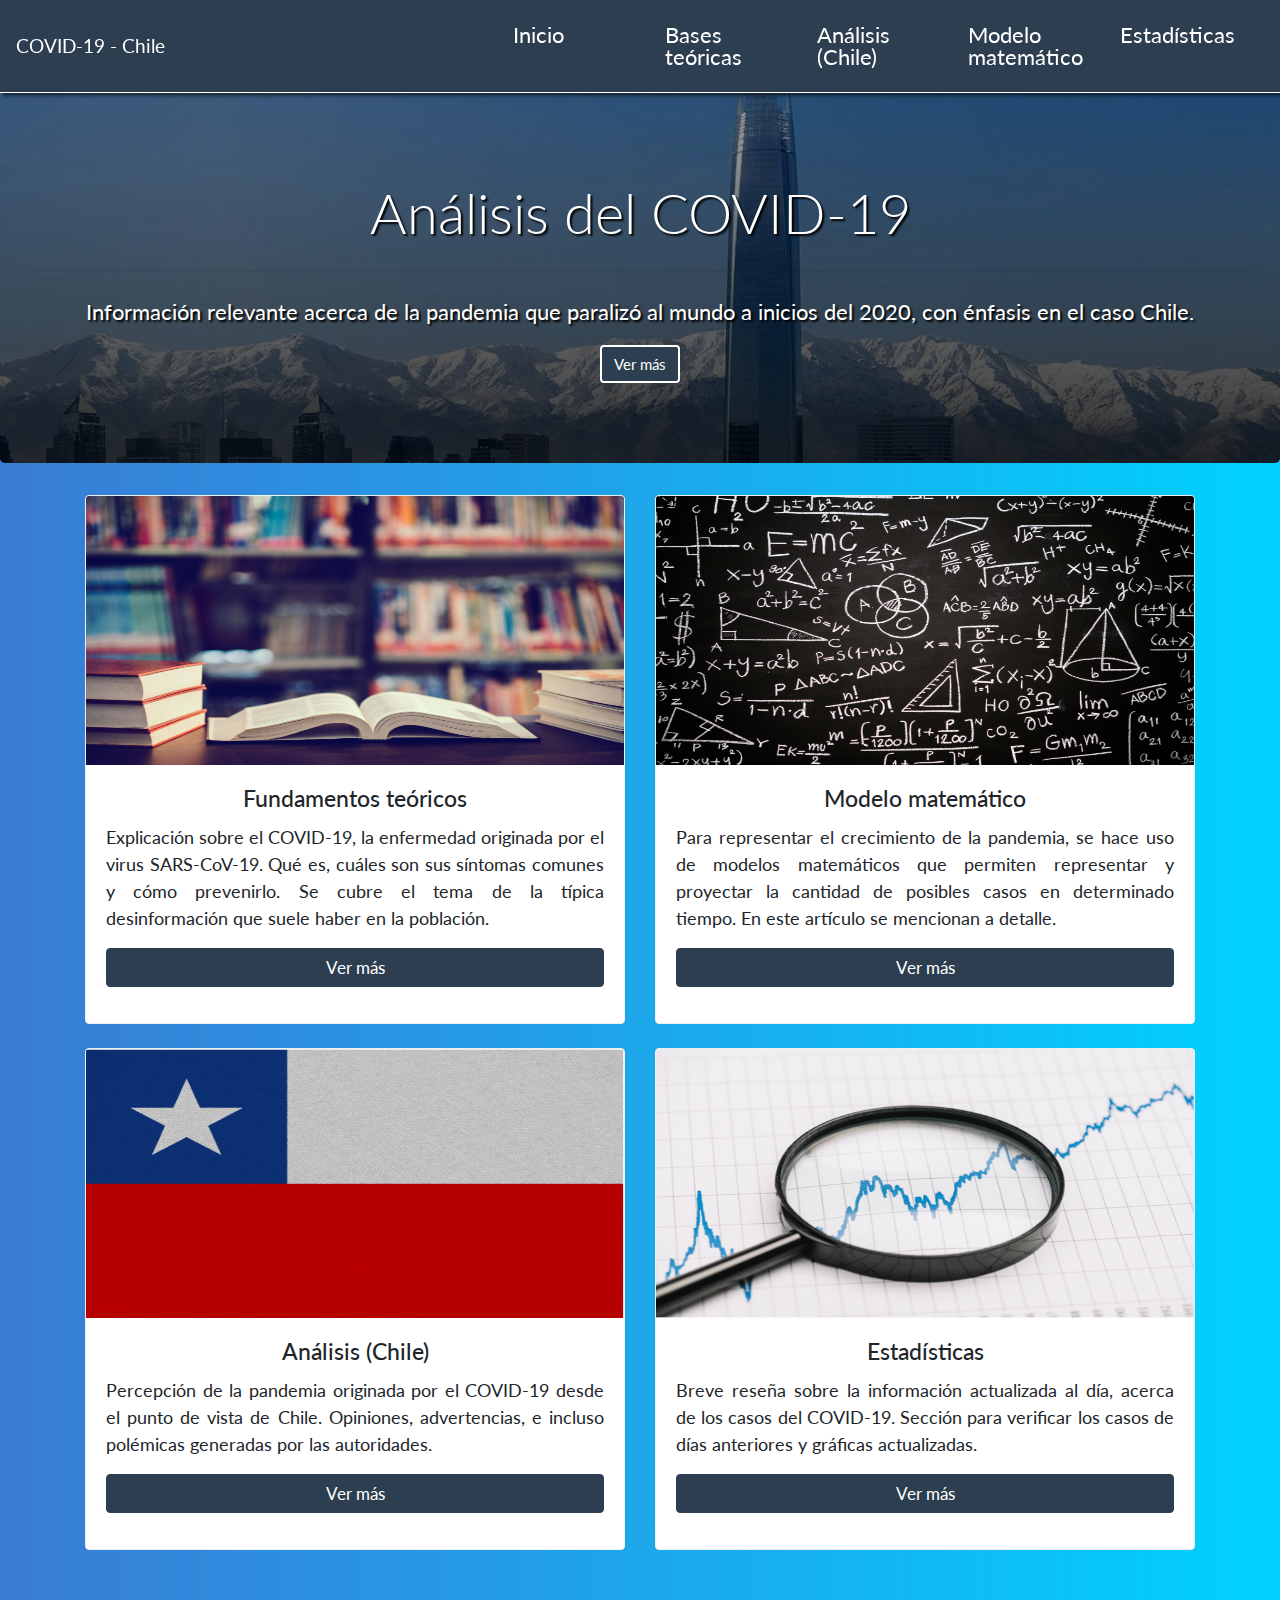
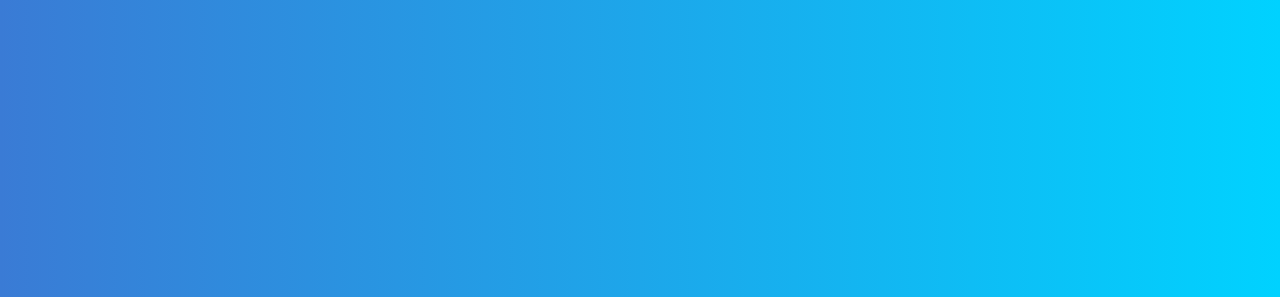
<file: index.html>
<!DOCTYPE html>
<html lang="es">
<head>
    <meta charset="UTF-8">
    <meta name="viewport" content="width=device-width, initial-scale=1.0">
    <meta http-equiv="X-UA-Compatible" content="ie=edge">
    <link rel="stylesheet" href="https://stackpath.bootstrapcdn.com/bootstrap/4.4.1/css/bootstrap.min.css" integrity="sha384-Vkoo8x4CGsO3+Hhxv8T/Q5PaXtkKtu6ug5TOeNV6gBiFeWPGFN9MuhOf23Q9Ifjh" crossorigin="anonymous">
    <link rel="stylesheet" href="src/bootstrap.min.css">
    <link rel="stylesheet" href="src/style.css">
    <title>COVID-19 Chile</title>
</head>
<body>
    
    <nav class="navbar navbar-expand-lg navbar-dark bg-primary navigation">
        
        <a class="navbar-brand" href="#">COVID-19 - Chile</a>
        <button class="navbar-toggler collapsed" type="button" data-toggle="collapse" data-target="#navbarColor01" aria-controls="navbarColor01" aria-expanded="false" aria-label="Toggle navigation">
            <span class="navbar-toggler-icon"></span>
        </button>
        
        <div class="navbar-collapse collapse" id="navbarColor01">
            <ul class="navbar-nav ml-auto">
                <li class="nav-item mr-2">
                    <a class="nav-link" href="#">Inicio</a>
                </li>
                <li class="nav-item mr-2">
                    <a class="nav-link" href="public/theory.html">Bases teóricas</a>
                </li>
                <li class="nav-item mr-2">
                    <a class="nav-link" href="#">Análisis (Chile)</a>
                </li>
                <li class="nav-item mr-2">
                    <a class="nav-link" href="public/model.html">Modelo matemático</a>
                </li>
                <li class="nav-item mr-2">
                    <a class="nav-link" href="public/data.html">Estadísticas</a>
                </li>
            </ul>
        </div>
    </nav>

    <div class="jumbotron">
        <h1 class="display-4 text-center">Análisis del COVID-19</h1>
        <hr class="my-4">
        <p class="text-center">
            Información relevante acerca de la pandemia que paralizó al mundo a inicios del 2020, con énfasis en el caso Chile.
        </p>
        <p class="lead text-center">
            <a class="btn btn-primary button" href="./public/theory.html">Ver más</a>
        </p>
    </div>

    <div class="container">
        <div class="row">
            <div class="col-lg-6">
                <div class="card border-light mb-4">
                    <img class="card-img-top" src="assets/fundamento.jpg" alt="Fundamentos" style="height: 12em">
                    <div class="card-body">
                        <h4 class="card-title center">Fundamentos teóricos</h4>
                        <p class="card-text">
                            Explicación sobre el COVID-19, la enfermedad originada por el virus SARS-CoV-19. Qué es, cuáles son sus síntomas comunes y cómo prevenirlo. Se cubre el tema de la típica desinformación que suele haber en la población.
                        </p>
                        <p class="lead">
                            <a class="btn btn-primary boton" href="./public/theory.html" role="button">Ver más</a>
                        </p>
                    </div>
                </div>
            </div>
        
            <div class="col-lg-6">
                <div class="card border-light mb-4">
                    <img class="card-img-top" src="assets/model.jpg" alt="Modelo" style="height: 12em">
                    <div class="card-body">
                        <h4 class="card-title">Modelo matemático</h4>
                        <p class="card-text">
                            Para representar el crecimiento de la pandemia, se hace uso de modelos matemáticos que permiten representar y proyectar la cantidad de posibles casos en determinado tiempo. En este artículo se mencionan a detalle.
                        </p>
                        <p class="lead">
                            <a class="btn btn-primary boton" href="./public/model.html" role="button">Ver más</a>
                        </p>
                    </div>
                </div>
            </div>

            <div class="col-lg-6">
                <div class="card border-light mb-4">
                    <img class="card-img-top" src="assets/chile.png" alt="Análisis Chile" style="height: 12em">
                    <div class="card-body">
                        <h4 class="card-title">Análisis (Chile)</h4>
                        <p class="card-text">Percepción de la pandemia originada por el COVID-19 desde el punto de vista de Chile. Opiniones, advertencias, e incluso polémicas generadas por las autoridades.</p>
                        <p class="lead">
                            <a class="btn btn-primary boton" href="./public/analysis.html" role="button">Ver más</a>
                        </p>
                    </div>
                </div>
            </div>
        
            <div class="col-lg-6">
                <div class="card border-light mb-4">
                    <img class="card-img-top" src="assets/estadistica.png" alt="Estadísticas" style="height: 12em">
                    <div class="card-body">
                        <h4 class="card-title">Estadísticas</h4>
                        <p class="card-text">
                            Breve reseña sobre la información actualizada al día, acerca de los casos del COVID-19. Sección para verificar los casos de días anteriores y gráficas actualizadas.
                        </p>
                        <p class="lead">
                            <a class="btn btn-primary boton" href="./public/data.html" role="button">Ver más</a>
                        </p>
                    </div>
                </div>
            </div>
    
        </div>

        <div class="text-center"">
            <iframe width="560" height="315" src="https://www.youtube.com/embed/NMre6IAAAiU" frameborder="0"  allowfullscreen></iframe>
        </div>
    </div>


    <script src="https://code.jquery.com/jquery-3.4.1.slim.min.js" integrity="sha384-J6qa4849blE2+poT4WnyKhv5vZF5SrPo0iEjwBvKU7imGFAV0wwj1yYfoRSJoZ+n" crossorigin="anonymous"></script>
    <script src="https://cdn.jsdelivr.net/npm/popper.js@1.16.0/dist/umd/popper.min.js" integrity="sha384-Q6E9RHvbIyZFJoft+2mJbHaEWldlvI9IOYy5n3zV9zzTtmI3UksdQRVvoxMfooAo" crossorigin="anonymous"></script>
    <script src="https://stackpath.bootstrapcdn.com/bootstrap/4.4.1/js/bootstrap.min.js" integrity="sha384-wfSDF2E50Y2D1uUdj0O3uMBJnjuUD4Ih7YwaYd1iqfktj0Uod8GCExl3Og8ifwB6" crossorigin="anonymous"></script>
</body>
</html>
</file>
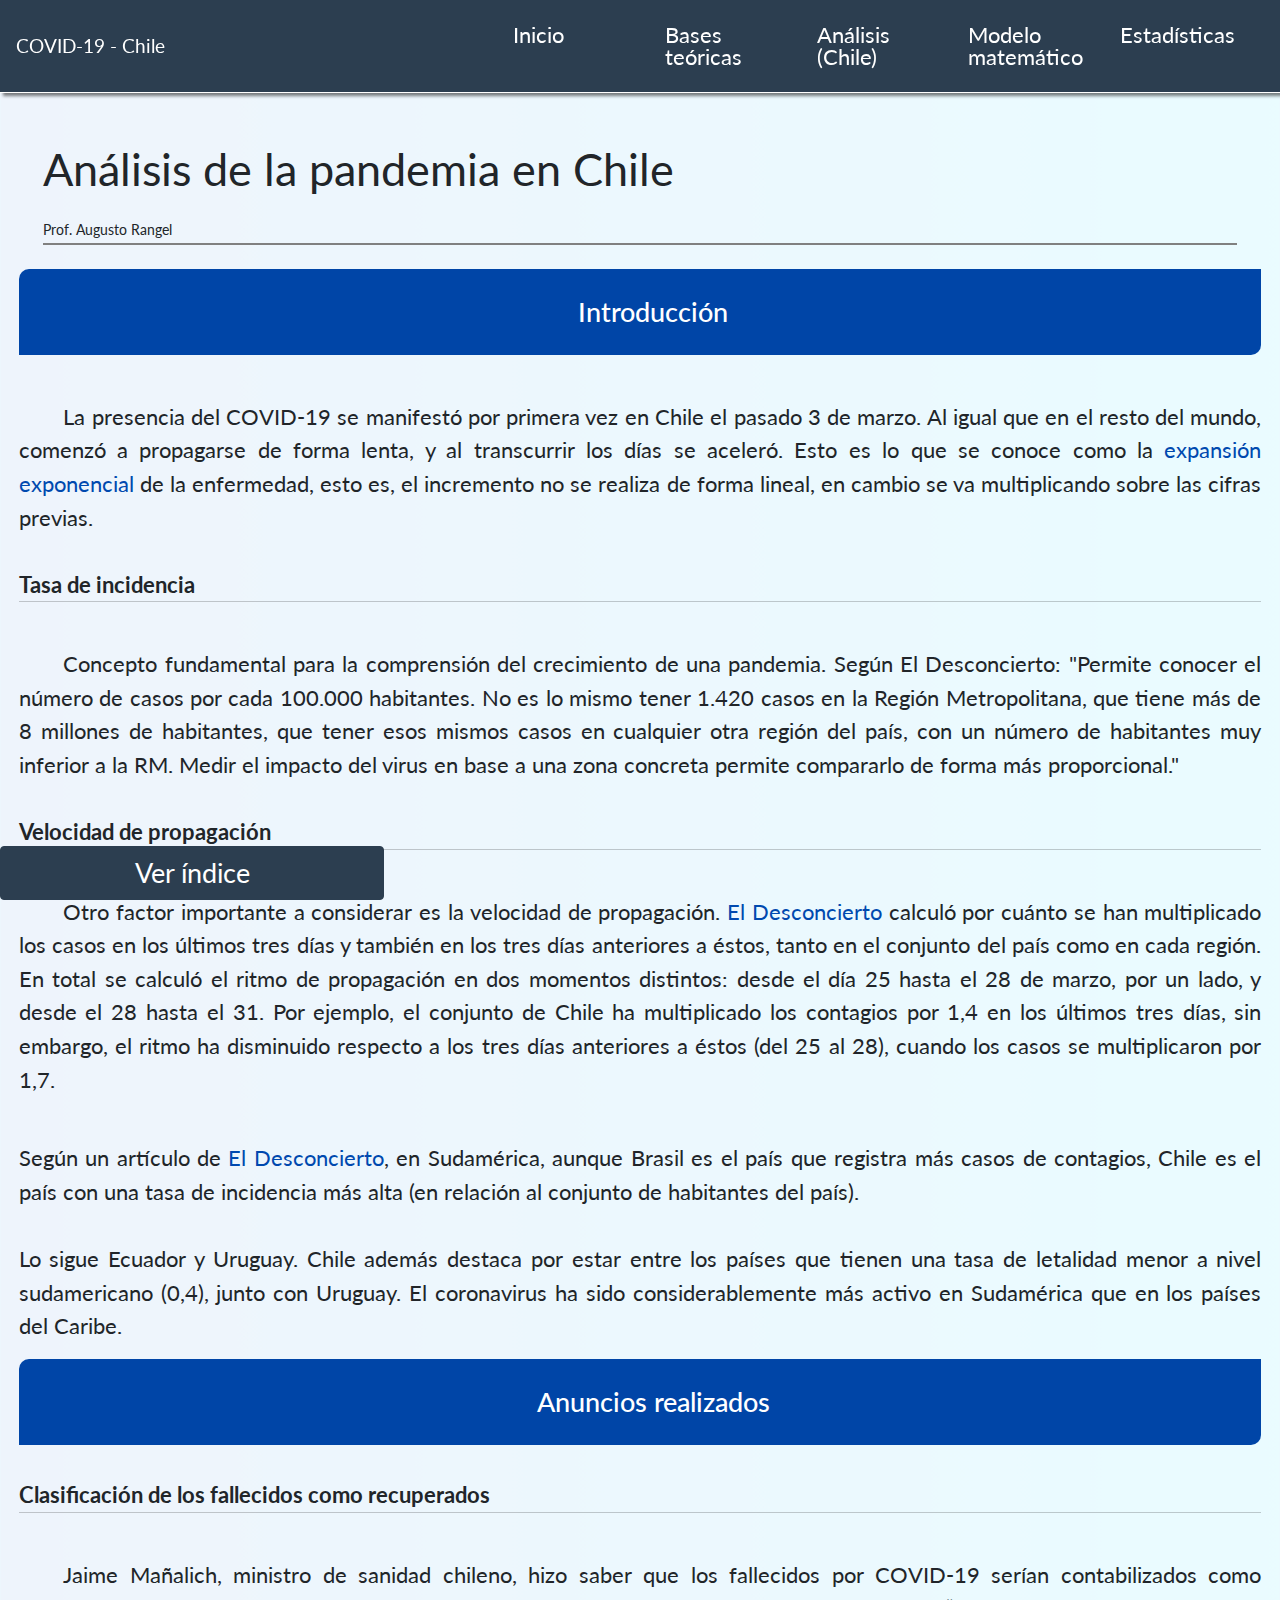
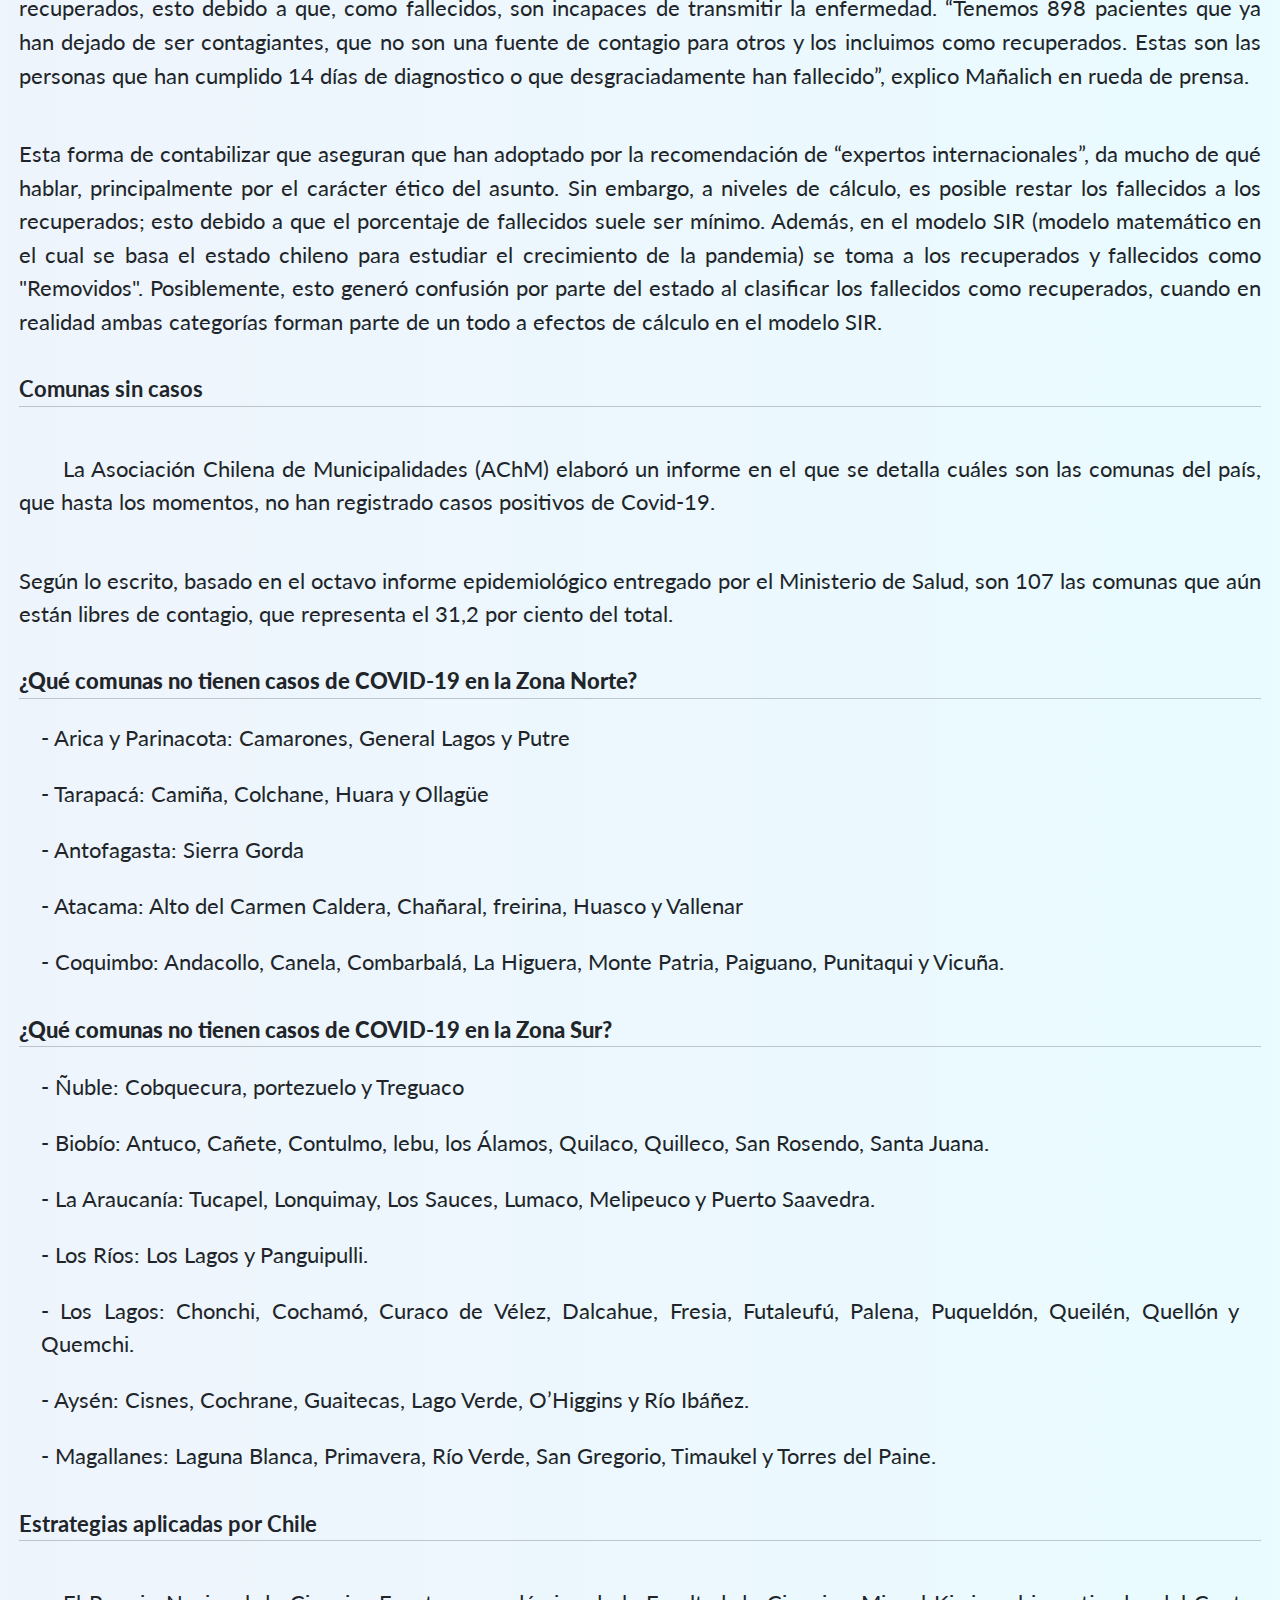
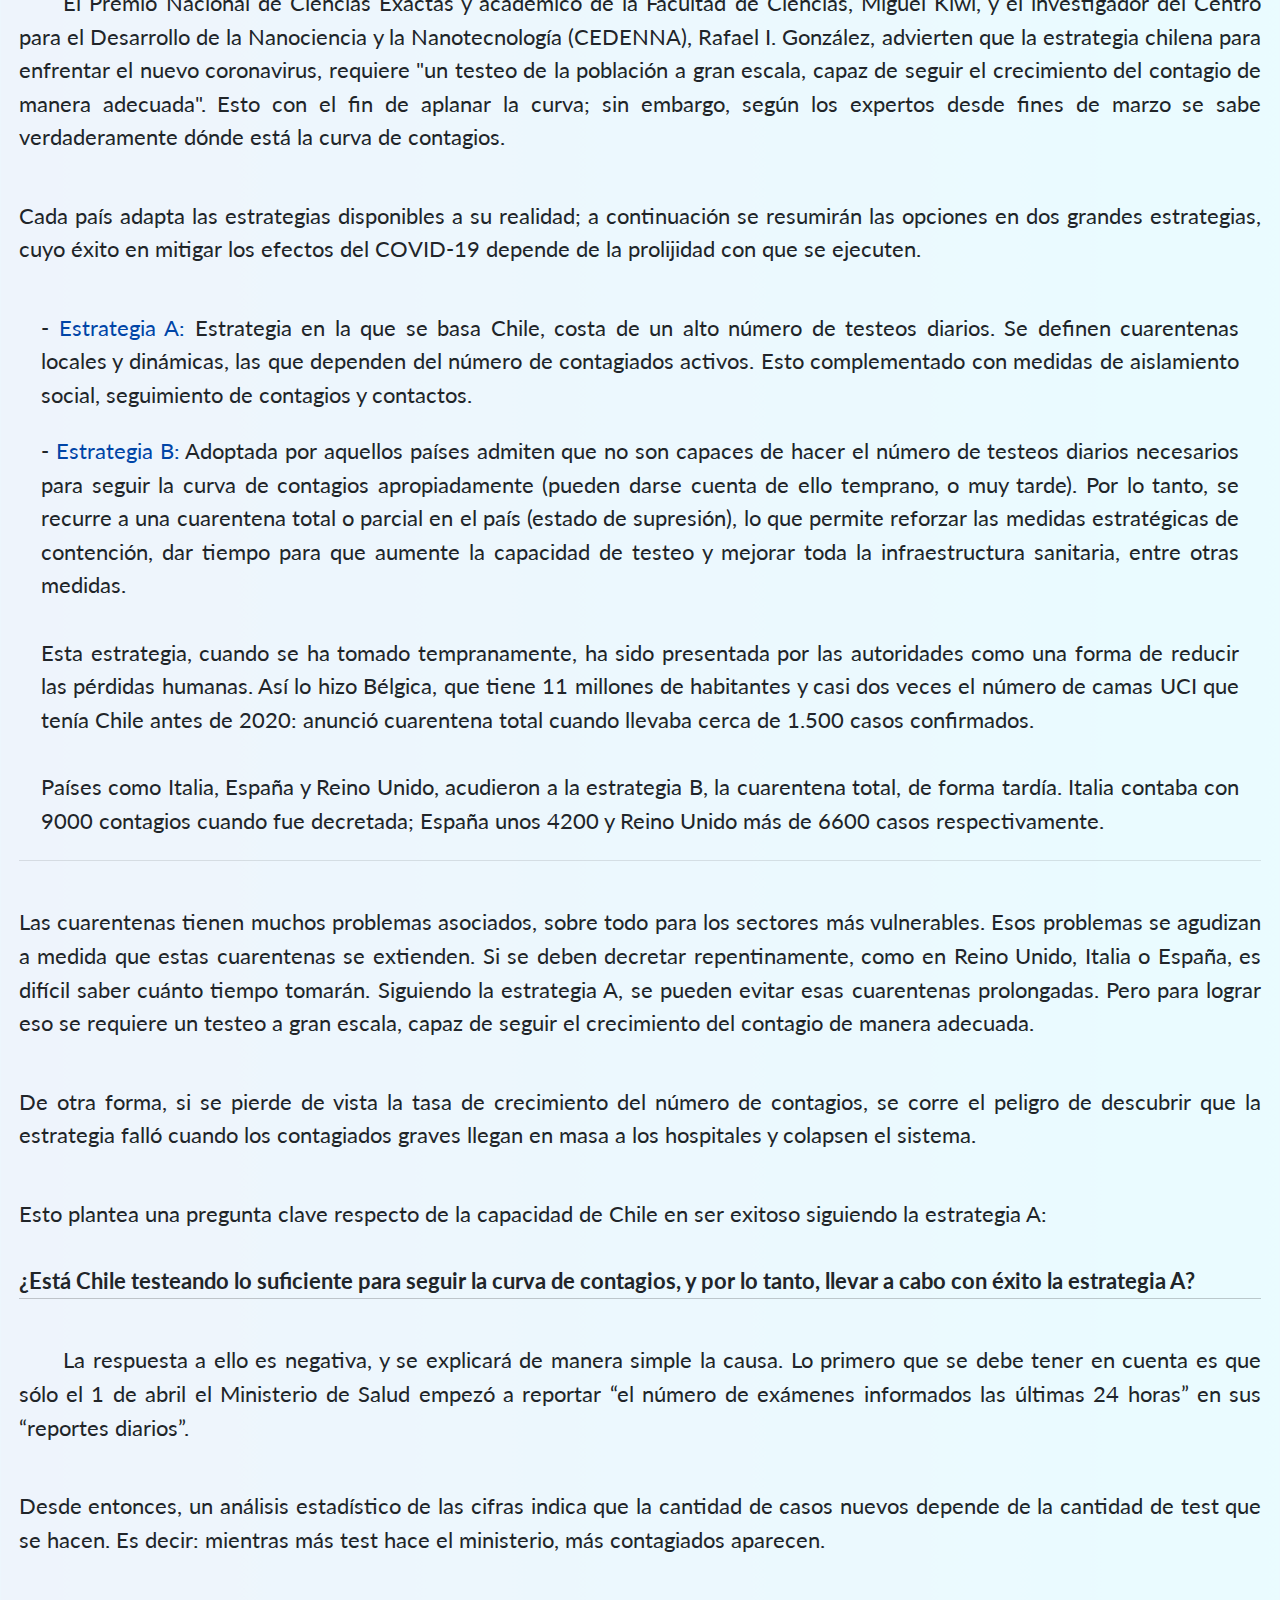
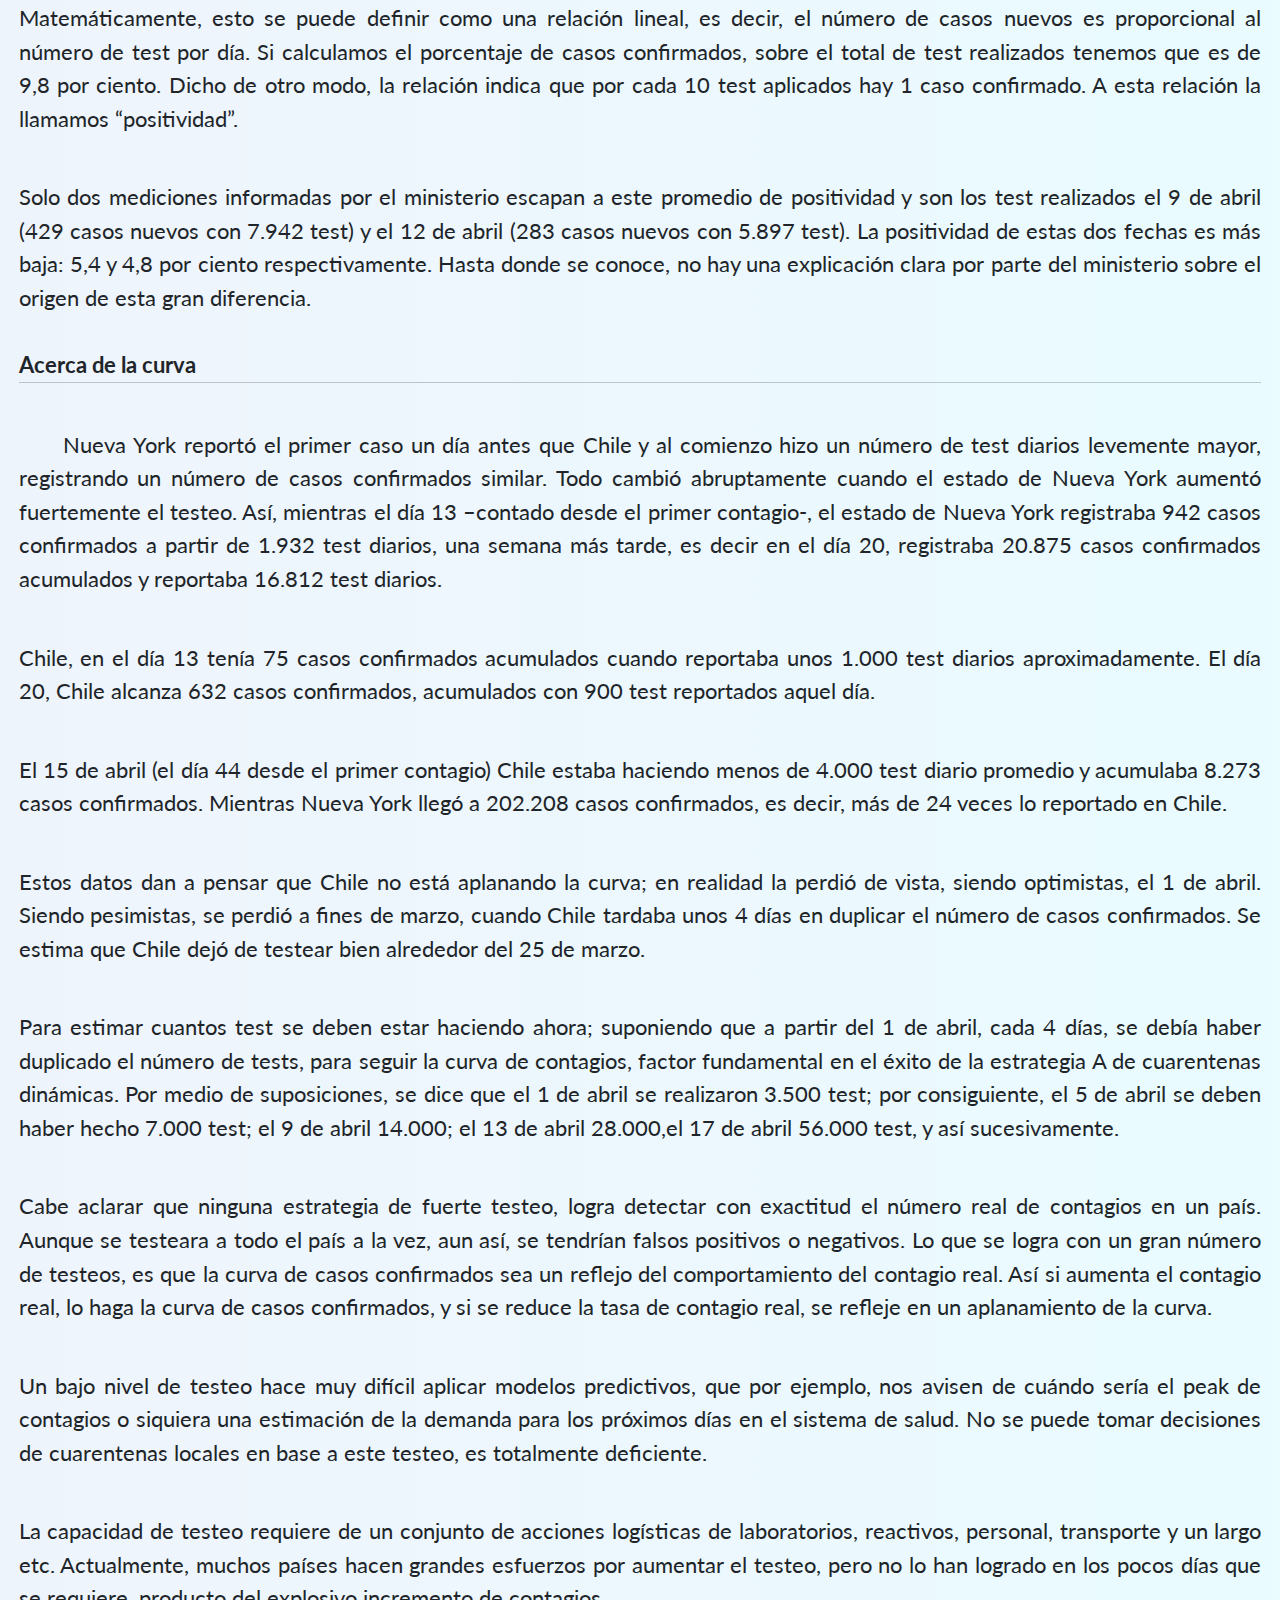
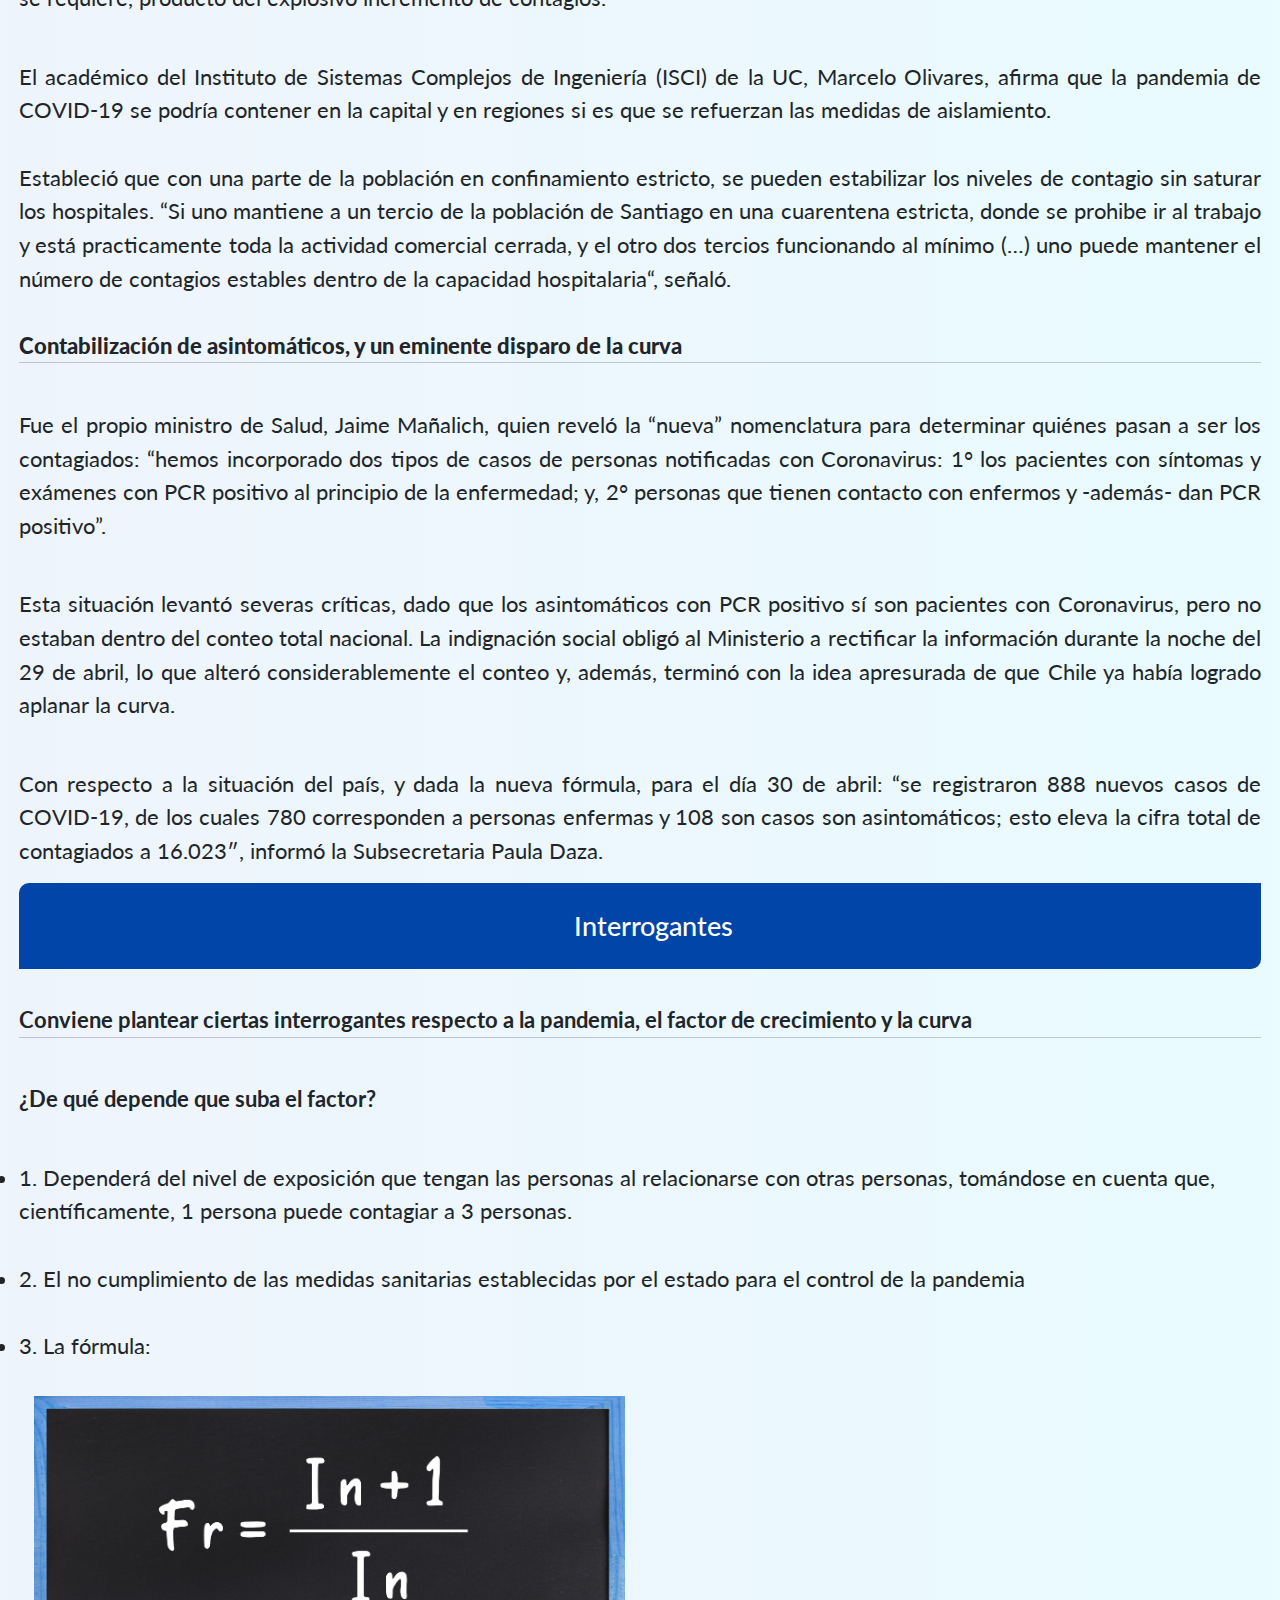
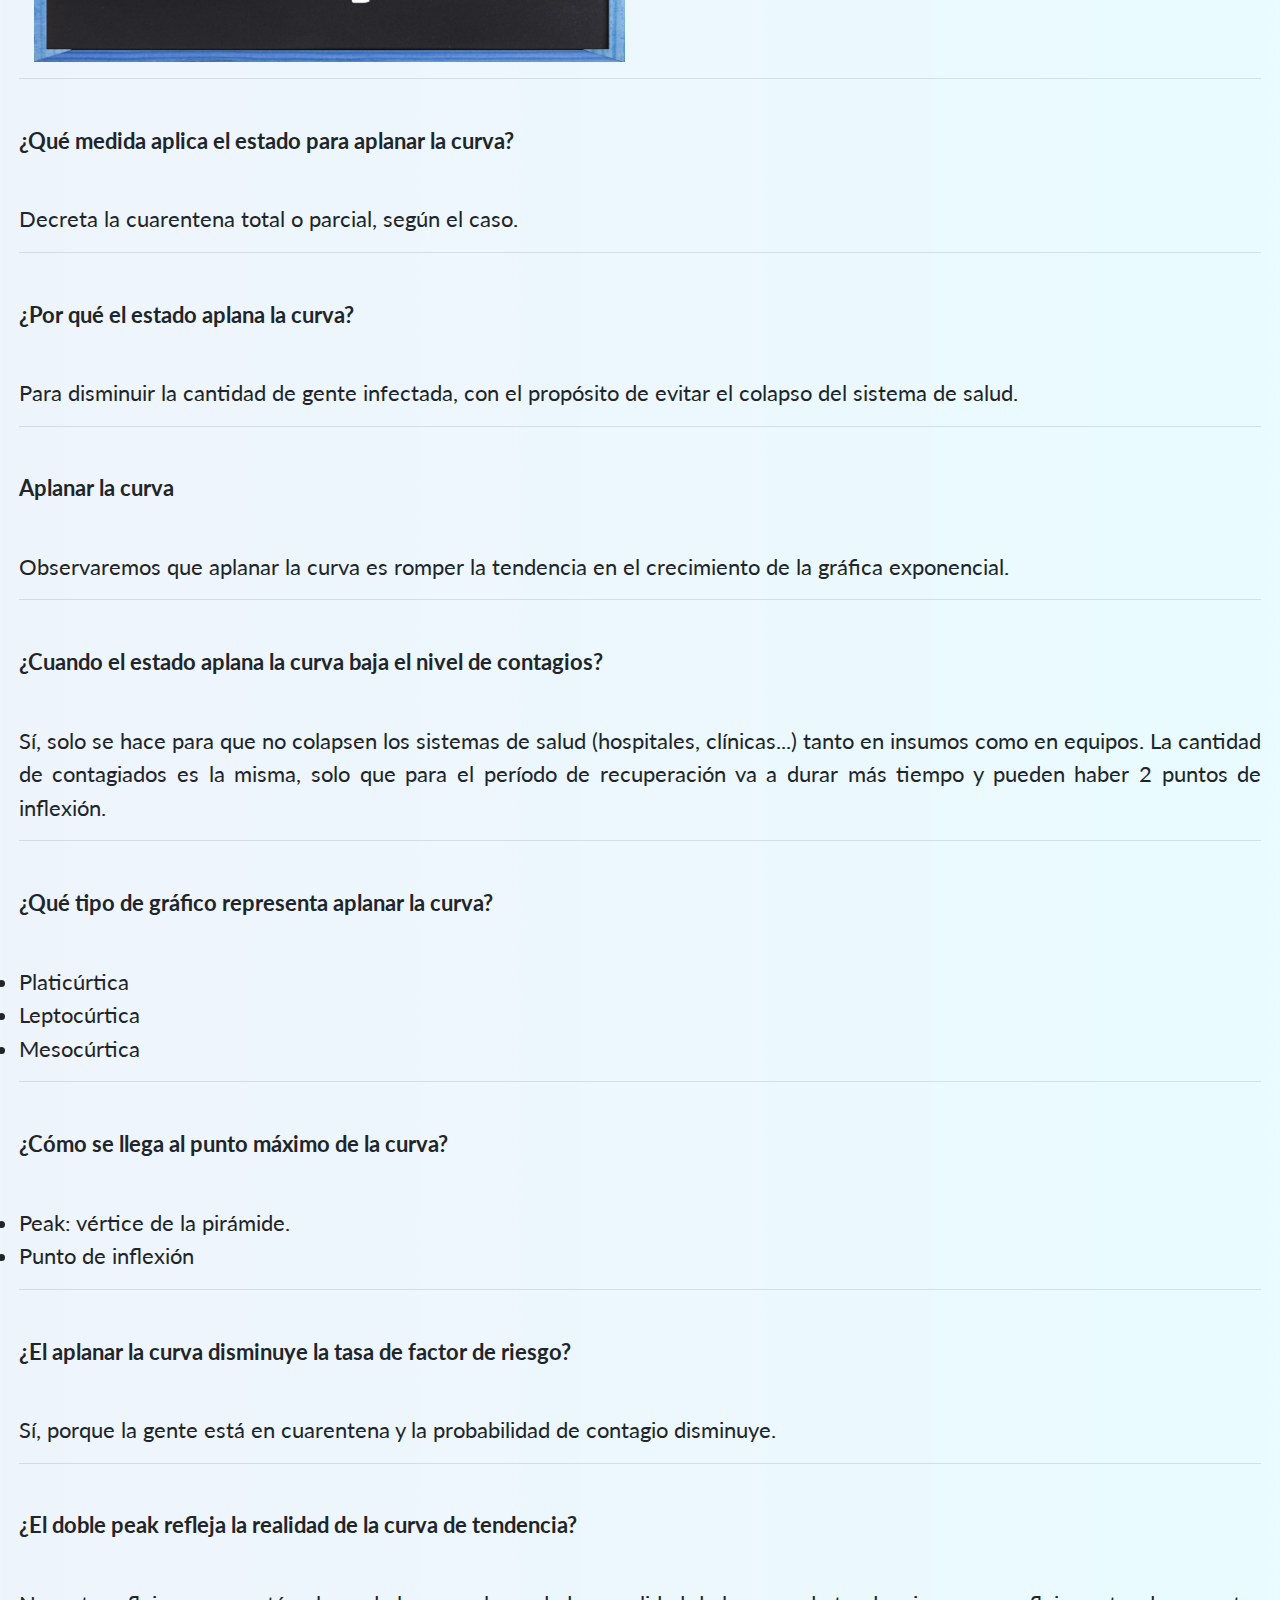
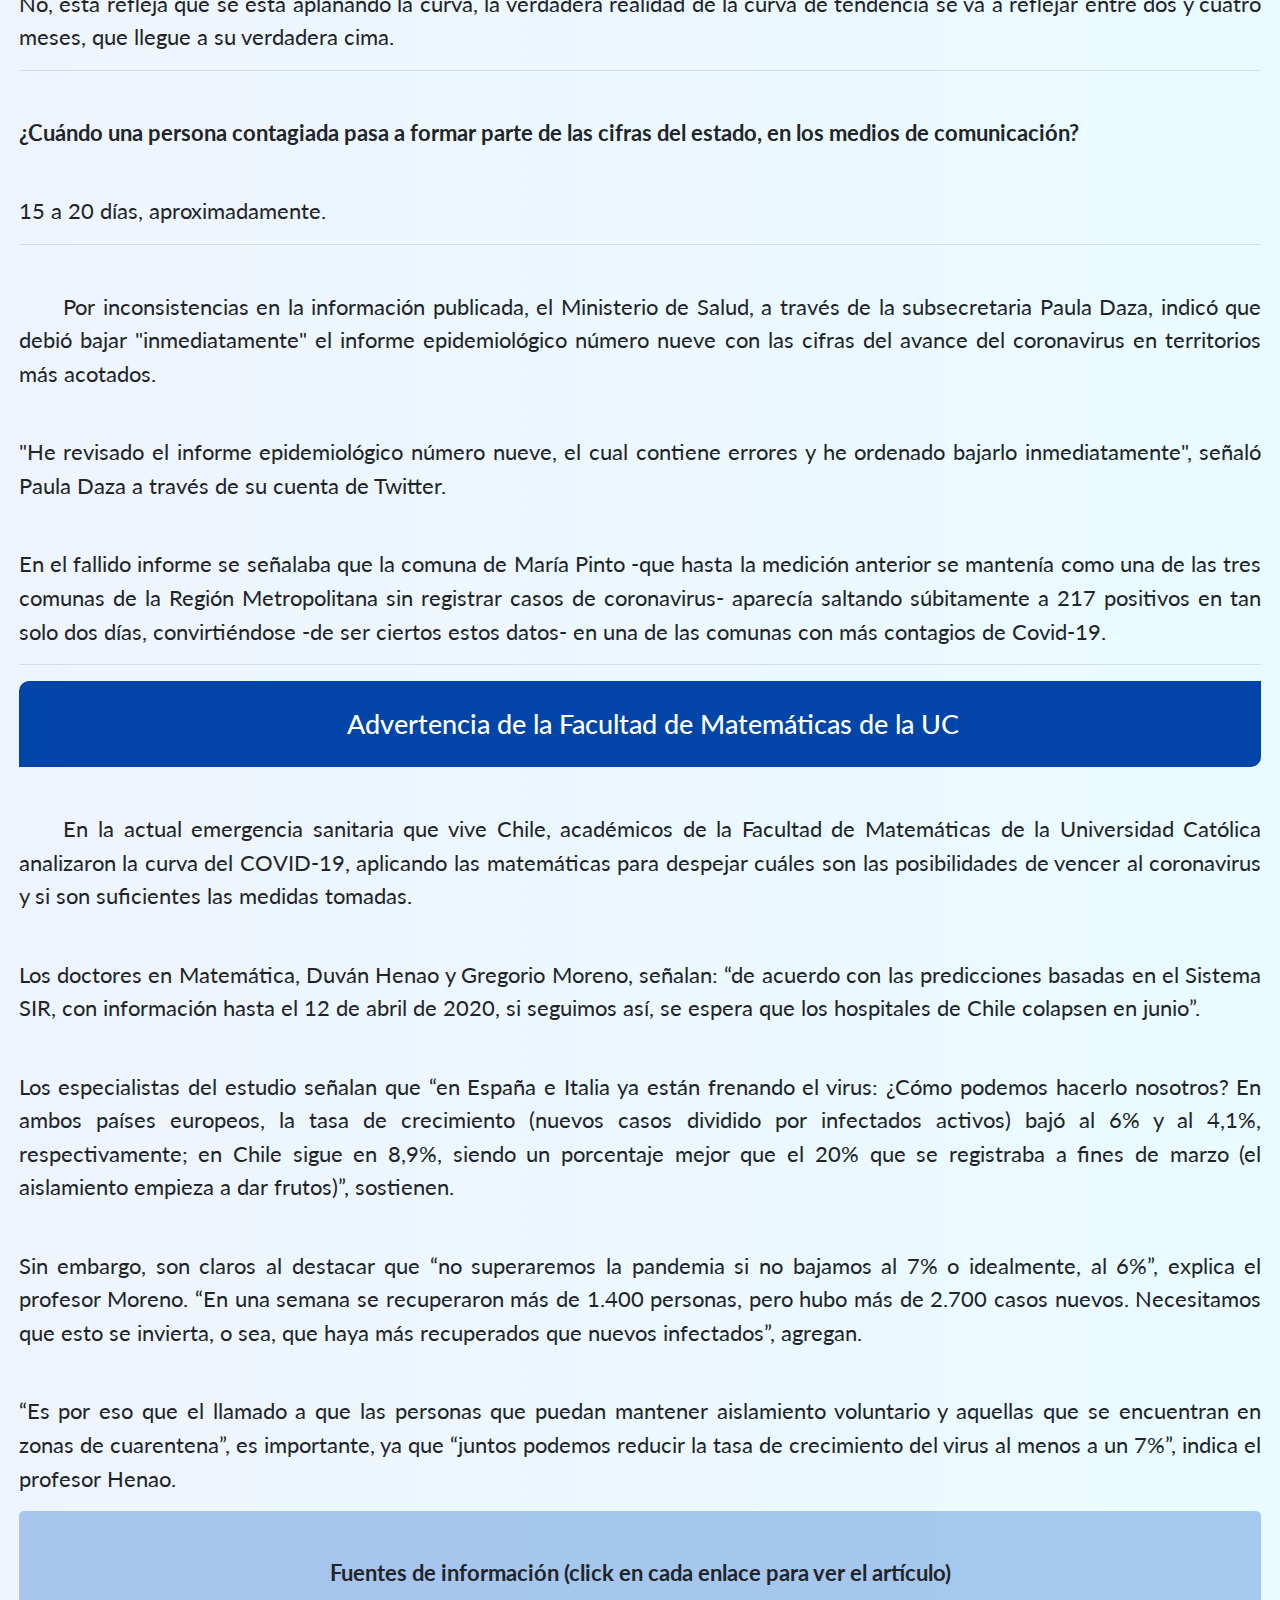
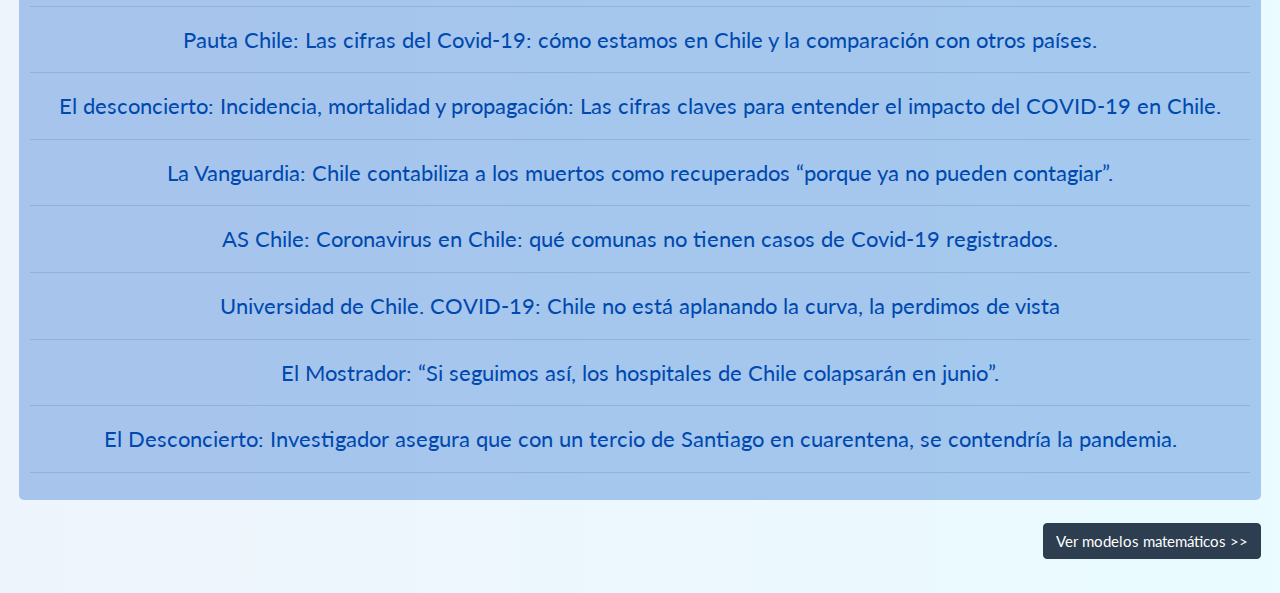
<file: public/analysis.html>
<!DOCTYPE html>
<html lang="es">
<head>
    <meta charset="UTF-8">
    <meta name="viewport" content="width=device-width, initial-scale=1.0">
    <meta http-equiv="X-UA-Compatible" content="ie=edge">
    <link rel="stylesheet" href="https://stackpath.bootstrapcdn.com/bootstrap/4.4.1/css/bootstrap.min.css" integrity="sha384-Vkoo8x4CGsO3+Hhxv8T/Q5PaXtkKtu6ug5TOeNV6gBiFeWPGFN9MuhOf23Q9Ifjh" crossorigin="anonymous">
    <link rel="stylesheet" href="../src/bootstrap.min.css">
    <link rel="stylesheet" href="../src/style.css">
    <title>Análisis Chile</title>
</head>
<body>
    
    <nav class="navbar navbar-expand-lg navbar-dark bg-primary navigation">
        <a class="navbar-brand" href="./index.html">COVID-19 - Chile</a>
        <button class="navbar-toggler collapsed" type="button" data-toggle="collapse" data-target="#navbarColor01" aria-controls="navbarColor01" aria-expanded="false" aria-label="Toggle navigation">
            <span class="navbar-toggler-icon"></span>
        </button>
        
        <div class="navbar-collapse collapse" id="navbarColor01">
            <ul class="navbar-nav ml-auto">
                <li class="nav-item mr-2">
                    <a class="nav-link" href="./index.html">Inicio</a>
                </li>
                <li class="nav-item mr-2">
                    <a class="nav-link" href="./theory.html">Bases teóricas</a>
                </li>
                <li class="nav-item mr-2">
                    <a class="nav-link" href="#">Análisis (Chile)</a>
                </li>
                <li class="nav-item mr-2">
                    <a class="nav-link" href="./model.html">Modelo matemático</a>
                </li>
                <li class="nav-item mr-2">
                    <a class="nav-link" href="./data.html">Estadísticas</a>
                </li>
            </ul>
        </div>
    </nav>
        
    <!-- Sección de información -->
    <div class="row">

        <div class="col-sm-12 section">
            <div class="m-4">
                <p class="section_title">Análisis de la pandemia en Chile</p>
                <p class="section_autor">Prof. Augusto Rangel</p>
            </div>

            <!-- Parte introductoria -->

            <h4 class="section_subtitle" id="intro">Introducción</h4>

            <p class="section_paragraph indent">
                La presencia del COVID-19 se manifestó por primera vez en Chile el pasado 3 de marzo. Al igual que en el resto del mundo, comenzó a propagarse de forma lenta, y al transcurrir los días se aceleró. Esto es lo que se conoce como la <a href="https://www.seti.org/coronavirus-y-crecimiento-exponencial">expansión exponencial</a> de la enfermedad, esto es, el incremento no se realiza de forma lineal, en cambio se va multiplicando sobre las cifras previas.
            </p>

            <p class="small_title">Tasa de incidencia</p>

            <p class="section_paragraph indent">
                Concepto fundamental para la comprensión del crecimiento de una pandemia. Según El Desconcierto: "Permite conocer el número de casos por cada 100.000 habitantes. No es lo mismo tener 1.420 casos en la Región Metropolitana, que tiene más de 8 millones de habitantes, que tener esos mismos casos en cualquier otra región del país, con un número de habitantes muy inferior a la RM. Medir el impacto del virus en base a una zona concreta permite compararlo de forma más proporcional."
            </p>

            <p class="small_title">Velocidad de propagación</p>

            <p class="section_paragraph indent">
                Otro factor importante a considerar es la velocidad de propagación. <a href="https://www.eldesconcierto.cl/2020/04/01/incidencia-mortalidad-y-propagacion-las-cifras-claves-para-entender-el-impacto-del-covid-19-en-chile/">El Desconcierto</a> calculó por cuánto se han multiplicado los casos en los últimos tres días y también en los tres días anteriores a éstos, tanto en el conjunto del país como en cada región. En total se calculó el ritmo de propagación en dos momentos distintos: desde el día 25 hasta el 28 de marzo, por un lado, y desde el 28 hasta el 31. Por ejemplo, el conjunto de Chile ha multiplicado los contagios por 1,4 en los últimos tres días, sin embargo, el ritmo ha disminuido respecto a los tres días anteriores a éstos (del 25 al 28), cuando los casos se multiplicaron por 1,7.
            </p>
            <p class="section_paragraph">
                Según un artículo de <a href="https://www.eldesconcierto.cl/2020/04/01/incidencia-mortalidad-y-propagacion-las-cifras-claves-para-entender-el-impacto-del-covid-19-en-chile/">El Desconcierto</a>, en Sudamérica, aunque Brasil es el país que registra más casos de contagios, Chile es el país con una tasa de incidencia más alta (en relación al conjunto de habitantes del país). 
                <br><br>
                Lo sigue Ecuador y Uruguay. Chile además destaca por estar entre los países que tienen una tasa de letalidad menor a nivel sudamericano (0,4), junto con Uruguay. El coronavirus ha sido considerablemente más activo en Sudamérica que en los países del Caribe.
            </p>
            
            <h4 class="section_subtitle" id="anuncios">Anuncios realizados</h4>

            <p class="small_title">Clasificación de los fallecidos como recuperados</p>

            <p class="section_paragraph indent">
                Jaime Mañalich, ministro de sanidad chileno, hizo saber que los fallecidos por COVID-19 serían contabilizados como recuperados, esto debido a que, como fallecidos, son incapaces de transmitir la enfermedad. “Tenemos 898 pacientes que ya han dejado de ser contagiantes, que no son una fuente de contagio para otros y los incluimos como recuperados. Estas son las personas que han cumplido 14 días de diagnostico o que desgraciadamente han fallecido”, explico Mañalich en rueda de prensa.
            </p>
            <p class="section_paragraph">
                Esta forma de contabilizar que aseguran que han adoptado por la recomendación de “expertos internacionales”, da mucho de qué hablar, principalmente por el carácter ético del asunto. Sin embargo, a niveles de cálculo, es posible restar los fallecidos a los recuperados; esto debido a que el porcentaje de fallecidos suele ser mínimo. Además, en el modelo SIR (modelo matemático en el cual se basa el estado chileno para estudiar el crecimiento de la pandemia) se toma a los recuperados y fallecidos como "Removidos". Posiblemente, esto generó confusión por parte del estado al clasificar los fallecidos como recuperados, cuando en realidad ambas categorías forman parte de un todo a efectos de cálculo en el modelo SIR.
            </p>

            <p class="small_title">Comunas sin casos</p>

            <p class="section_paragraph indent">
                La Asociación Chilena de Municipalidades (AChM) elaboró un informe en el que se detalla cuáles son las comunas del país, que hasta los momentos, no han registrado casos positivos de Covid-19.
            </p>

            <p class="section_paragraph">
                Según lo escrito, basado en el octavo informe epidemiológico entregado por el Ministerio de Salud, son 107 las comunas que aún están libres de contagio, que representa el 31,2 por ciento del total.
            </p>

            <p class="small_title"><b>¿Qué comunas no tienen casos de COVID-19 en la Zona Norte?</b></p>

            <ul class="itemList">
                <li>
                    - Arica y Parinacota: Camarones, General Lagos y Putre
                </li>
                <li>
                    - Tarapacá: Camiña, Colchane, Huara y Ollagüe
                </li>
                <li>
                    - Antofagasta: Sierra Gorda    
                </li>
                <li>
                    - Atacama: Alto del Carmen Caldera, Chañaral, freirina, Huasco y Vallenar
                </li>
                <li>
                    - Coquimbo: Andacollo, Canela, Combarbalá, La Higuera, Monte Patria, Paiguano, Punitaqui y Vicuña.
                </li>
            </ul>

            <p class="small_title"><b>¿Qué comunas no tienen casos de COVID-19 en la Zona Sur?</b></p>

            <ul class="itemList">
                <li>
                    - Ñuble: Cobquecura, portezuelo y Treguaco
                </li>
                <li>
                    - Biobío: Antuco, Cañete, Contulmo, lebu, los Álamos, Quilaco, Quilleco, San Rosendo, Santa Juana.
                </li>
                <li>
                    - La Araucanía: Tucapel, Lonquimay, Los Sauces, Lumaco, Melipeuco y Puerto Saavedra.  
                </li>
                <li>
                    - Los Ríos: Los Lagos y Panguipulli.
                </li>
                <li>
                    - Los Lagos: Chonchi, Cochamó, Curaco de Vélez, Dalcahue, Fresia, Futaleufú, Palena, Puqueldón, Queilén, Quellón y Quemchi.
                </li>
                <li>
                    - Aysén: Cisnes, Cochrane, Guaitecas, Lago Verde, O’Higgins y Río Ibáñez.
                </li>
                <li>
                    - Magallanes: Laguna Blanca, Primavera, Río Verde, San Gregorio, Timaukel y Torres del Paine.
                </li>
            </ul>

            <p class="small_title">Estrategias aplicadas por Chile</p>

            <p class="section_paragraph indent">
                El Premio Nacional de Ciencias Exactas y académico de la Facultad de Ciencias, Miguel Kiwi, y el investigador del Centro para el Desarrollo de la Nanociencia y la Nanotecnología (CEDENNA), Rafael I. González, advierten que la estrategia chilena para enfrentar el nuevo coronavirus, requiere "un testeo de la población a gran escala, capaz de seguir el crecimiento del contagio de manera adecuada". Esto con el fin de aplanar la curva; sin embargo, según los expertos desde fines de marzo se sabe verdaderamente dónde está la curva de contagios.
            </p>

            <p class="section_paragraph">
                Cada país adapta las estrategias disponibles a su realidad; a continuación se resumirán las opciones en dos grandes estrategias, cuyo éxito en mitigar los efectos del COVID-19 depende de la prolijidad con que se ejecuten.
            </p>

            <p class="section_paragraph">
                <ul class="itemList">
                    <li>
                        - <span class="itemColor">Estrategia A:</span> Estrategia en la que se basa Chile, costa de un alto número de testeos diarios. Se definen cuarentenas locales y dinámicas, las que dependen del número de contagiados activos. Esto complementado con medidas de aislamiento social, seguimiento de contagios y contactos. 
                    </li>
                    <li>
                        - <span class="itemColor">Estrategia B:</span> Adoptada por aquellos países admiten que no son capaces de hacer el número de testeos diarios necesarios para seguir la curva de contagios apropiadamente (pueden darse cuenta de ello temprano, o muy tarde). Por lo tanto, se recurre a una cuarentena total o parcial en el país (estado de supresión), lo que permite reforzar las medidas estratégicas de contención, dar tiempo para que aumente la capacidad de testeo y mejorar toda la infraestructura sanitaria, entre otras medidas. 
                        <br><br>
                        Esta estrategia, cuando se ha tomado tempranamente, ha sido presentada por las autoridades como una forma de reducir las pérdidas humanas. Así lo hizo Bélgica, que tiene 11 millones de habitantes y casi dos veces el número de camas UCI que tenía Chile antes de 2020: anunció cuarentena total cuando llevaba cerca de 1.500 casos confirmados.                     
                        <br><br>
                        Países como Italia, España y Reino Unido, acudieron a la estrategia B, la cuarentena total, de forma tardía. Italia contaba con 9000 contagios cuando fue decretada; España unos 4200 y Reino Unido más de 6600 casos respectivamente.
                    </li>
                </ul>
            </p>

            <hr>    
            
            <p class="section_paragraph">
                Las cuarentenas tienen muchos problemas asociados, sobre todo para los sectores más vulnerables. Esos problemas se agudizan a medida que estas cuarentenas se extienden. Si se deben decretar repentinamente, como en Reino Unido, Italia o España, es difícil saber cuánto tiempo tomarán. Siguiendo la estrategia A, se pueden evitar esas cuarentenas prolongadas. Pero para lograr eso se requiere un testeo a gran escala, capaz de seguir el crecimiento del contagio de manera adecuada.
            </p>

            <p class="section_paragraph">
                De otra forma, si se pierde de vista la tasa de crecimiento del número de contagios, se corre el peligro de descubrir que la estrategia falló cuando los contagiados graves llegan en masa a los hospitales y colapsen el sistema.
            </p>

            <p class="section_paragraph">
                Esto plantea una pregunta clave respecto de la capacidad de Chile en ser exitoso siguiendo la estrategia A:
            </p>

            <p class="small_title">¿Está Chile testeando lo suficiente para seguir la curva de contagios, y por lo tanto, llevar a cabo con éxito la estrategia A?</p>

            <p class="section_paragraph indent">
                La respuesta a ello es negativa, y se explicará de manera simple la causa. Lo primero que se debe tener en cuenta es que sólo el 1 de abril el Ministerio de Salud empezó a reportar “el número de exámenes informados las últimas 24 horas” en sus “reportes diarios”.
            </p>

            <p class="section_paragraph">
                Desde entonces, un análisis estadístico de las cifras indica que la cantidad de casos nuevos depende de la cantidad de test que se hacen. Es decir: mientras más test hace el ministerio, más contagiados aparecen.
            </p>

            <p class="section_paragraph">
                Matemáticamente, esto se puede definir como una relación lineal, es decir, el número de casos nuevos es proporcional al número de test por día. Si calculamos el porcentaje de casos confirmados, sobre el total de test realizados tenemos que es de 9,8 por ciento. Dicho de otro modo, la relación indica que por cada 10 test aplicados hay 1 caso confirmado. A esta relación la llamamos “positividad”.
            </p>

            <p class="section_paragraph">
                Solo dos mediciones informadas por el ministerio escapan a este promedio de positividad y son los test realizados el 9 de abril (429 casos nuevos con 7.942 test) y el 12 de abril (283 casos nuevos con 5.897 test). La positividad de estas dos fechas es más baja: 5,4 y 4,8 por ciento respectivamente. Hasta donde se conoce, no hay una explicación clara por parte del ministerio sobre el origen de esta gran diferencia.       
            </p>

            <p class="small_title">
                Acerca de la curva
            </p>

            <p class="section_paragraph indent">
                Nueva York reportó el primer caso un día antes que Chile y al comienzo hizo un número de test diarios levemente mayor, registrando un número de casos confirmados similar. Todo cambió abruptamente cuando el estado de Nueva York aumentó fuertemente el testeo. Así, mientras el día 13 –contado desde el primer contagio-, el estado de Nueva York registraba 942 casos confirmados a partir de 1.932 test diarios, una semana más tarde, es decir en el día 20, registraba 20.875 casos confirmados acumulados y reportaba 16.812 test diarios.
            </p>

            <p class="section_paragraph">
                Chile, en el día 13 tenía 75 casos confirmados acumulados cuando reportaba unos 1.000 test diarios aproximadamente. El día 20, Chile alcanza 632 casos confirmados, acumulados con 900 test reportados aquel día.
            </p>

            <p class="section_paragraph">
                El 15 de abril (el día 44 desde el primer contagio) Chile estaba haciendo menos de 4.000 test diario promedio y acumulaba 8.273 casos confirmados. Mientras Nueva York llegó a 202.208 casos confirmados, es decir, más de 24 veces lo reportado en Chile.
            </p>

            <p class="section_paragraph">
                Estos datos dan a pensar que Chile no está aplanando la curva; en realidad la perdió de vista, siendo optimistas, el 1 de abril. Siendo pesimistas, se perdió a fines de marzo, cuando Chile tardaba unos 4 días en duplicar el número de casos confirmados. Se estima que Chile dejó de testear bien alrededor del 25 de marzo.
            </p>

            <p class="section_paragraph">
                Para estimar cuantos test se deben estar haciendo ahora; suponiendo que a partir del 1 de abril, cada 4 días, se debía haber duplicado el número de tests, para seguir la curva de contagios, factor fundamental en el éxito de la estrategia A de cuarentenas dinámicas. Por medio de suposiciones, se dice que el 1 de abril se realizaron 3.500 test; por consiguiente, el 5 de abril se deben haber hecho 7.000 test; el 9 de abril 14.000; el 13 de abril 28.000,el 17 de abril 56.000 test, y así sucesivamente.
            </p>

            <p class="section_paragraph">
                Cabe aclarar que ninguna estrategia de fuerte testeo, logra detectar con exactitud el número real de contagios en un país. Aunque se testeara a todo el país a la vez, aun así, se tendrían falsos positivos o negativos. Lo que se logra con un gran número de testeos, es que la curva de casos confirmados sea un reflejo del comportamiento del contagio real. Así si aumenta el contagio real, lo haga la curva de casos confirmados, y si se reduce la tasa de contagio real, se refleje en un aplanamiento de la curva.
            </p>

            <p class="section_paragraph">
                Un bajo nivel de testeo hace muy difícil aplicar modelos predictivos, que por ejemplo, nos avisen de cuándo sería el peak de contagios o siquiera una estimación de la demanda para los próximos días en el sistema de salud. No se puede tomar decisiones de cuarentenas locales en base a este testeo, es totalmente deficiente.
            </p>

            <p class="section_paragraph">
                La capacidad de testeo requiere de un conjunto de acciones logísticas de laboratorios, reactivos, personal, transporte y un largo etc. Actualmente, muchos países hacen grandes esfuerzos por aumentar el testeo, pero no lo han logrado en los pocos días que se requiere, producto del explosivo incremento de contagios.
            </p>

            <p class="section_paragraph">
                El académico del Instituto de Sistemas Complejos de Ingeniería (ISCI) de la UC, Marcelo Olivares, afirma que la pandemia de COVID-19 se podría contener en la capital y en regiones si es que se refuerzan las medidas de aislamiento.
                <br><br>
                Estableció que con una parte de la población en confinamiento estricto, se pueden estabilizar los niveles de contagio sin saturar los hospitales. “Si uno mantiene a un tercio de la población de Santiago en una cuarentena estricta, donde se prohibe ir al trabajo y está practicamente toda la actividad comercial cerrada, y el otro dos tercios funcionando al mínimo (…) uno puede mantener el número de contagios estables dentro de la capacidad hospitalaria“, señaló.
            </p>

            <p class="small_title"><b>Contabilización de asintomáticos, y un eminente disparo de la curva</b></p>

            <p class="section_paragraph">
                Fue el propio ministro de Salud, Jaime Mañalich, quien reveló la “nueva” nomenclatura para determinar quiénes pasan a ser los contagiados: “hemos incorporado dos tipos de casos de personas notificadas con Coronavirus: 1° los pacientes con síntomas y exámenes con PCR positivo al principio de la enfermedad; y, 2° personas que tienen contacto con enfermos y -además- dan PCR positivo”.
            </p>

            <p class="section_paragraph">
                Esta situación levantó severas críticas, dado que los asintomáticos con PCR positivo sí son pacientes con Coronavirus, pero no estaban dentro del conteo total nacional. La indignación social obligó al Ministerio a rectificar la información durante la noche del 29 de abril, lo que alteró considerablemente el conteo y, además, terminó con la idea apresurada de que Chile ya había logrado aplanar la curva.
            </p>

            <p class="section_paragraph">
                Con respecto a la situación del país, y dada la nueva fórmula, para el día 30 de abril: “se registraron 888 nuevos casos de COVID-19, de los cuales 780 corresponden a personas enfermas y 108 son casos son asintomáticos; esto eleva la cifra total de contagiados a 16.023″, informó la Subsecretaria Paula Daza.
            </p>

        <h4 class="section_subtitle" id="question">Interrogantes</h4>

        <p class="small_title">Conviene plantear ciertas interrogantes respecto a la pandemia, el factor de crecimiento y la curva</p>

        <p class="section_paragraph">
            <b>¿De qué depende que suba el factor?</b>
        </p>

        <p class="section_paragraph">
            <ul>
                <li>
                    1. Dependerá del nivel de exposición que tengan las personas al relacionarse con otras personas, tomándose en cuenta que, científicamente, 1 persona puede contagiar a 3 personas.
                </li>
                <br>
                <li>
                    2. El no cumplimiento de las medidas sanitarias establecidas por el estado para el control de la pandemia
                </li>
                <br>
                <li>
                    3. La fórmula:
                    <br><br>
                    <div class="col-lg-6 col-md-12">
                        <img class="blackboard" src="../assets/factor1.jpg" alt="">
                    </div> 
                </li>
            </ul>
        </p>

        <hr>

        <p class="section_paragraph">
            <b>¿Qué medida aplica el estado para aplanar la curva?</b>
        </p>

        <p class="section_paragraph">
            Decreta la cuarentena total o parcial, según el caso.
        </p>

        <hr>

        <p class="section_paragraph">
            <b>¿Por qué el estado aplana la curva?</b>
        </p>

        <p class="section_paragraph">
            Para disminuir la cantidad de gente infectada, con el propósito de evitar el colapso del sistema de salud.
        </p>

        <hr>

        <p class="section_paragraph">
            <b>Aplanar la curva</b>
        </p>

        <p class="section_paragraph">
            Observaremos que aplanar la curva es romper la tendencia en el crecimiento de la gráfica exponencial.
        </p>

        <hr>

        <p class="section_paragraph">
            <b>¿Cuando el estado aplana la curva baja el nivel de contagios?</b>
        </p>

        <p class="section_paragraph">
            Sí, solo se hace para que no colapsen los sistemas de salud (hospitales, clínicas...) tanto en insumos como en equipos. La cantidad de contagiados es la misma, solo que para el período de recuperación va a durar más tiempo y pueden haber 2 puntos de inflexión.
        </p>

        <hr>

        <p class="section_paragraph">
            <b>¿Qué tipo de gráfico representa aplanar la curva?</b>
        </p>

        <p class="section_paragraph">
            <ul>
                <li>Platicúrtica</li>
                <li>Leptocúrtica</li>
                <li>Mesocúrtica</li>
            </ul>
        </p>

        <hr>

        <p class="section_paragraph">
            <b>¿Cómo se llega al punto máximo de la curva?</b>
        </p>

        <p class="section_paragraph">
            <ul>
                <li>Peak: vértice de la pirámide.</li>
                <li>Punto de inflexión</li>
            </ul>
        </p>

        <hr>

        <p class="section_paragraph">
            <b>¿El aplanar la curva disminuye la tasa de factor de riesgo?</b>
        </p>

        <p class="section_paragraph">
            Sí, porque la gente está en cuarentena y la probabilidad de contagio disminuye.
        </p>

        <hr>

        <p class="section_paragraph">
            <b>¿El doble peak refleja la realidad de la curva de tendencia?</b>
        </p>

        <p class="section_paragraph">
            No, esta refleja que se está aplanando la curva, la verdadera realidad de la curva de tendencia se va a reflejar entre dos y cuatro meses, que llegue a su verdadera cima.
        </p>

        <hr>

        <p class="section_paragraph">
            <b>¿Cuándo una persona contagiada pasa a formar parte de las cifras del estado, en los medios de comunicación?</b>
        </p>

        <p class="section_paragraph">
            15 a 20 días, aproximadamente.
        </p>
            
        <hr>
            <h4 class="section_subtitle" id="error">Errores en los datos</h4>
            
            <p class="section_paragraph indent">
                Por inconsistencias en la información publicada, el Ministerio de Salud, a través de la subsecretaria Paula Daza, indicó que debió bajar "inmediatamente" el informe epidemiológico número nueve con las cifras del avance del coronavirus en territorios más acotados.
            </p>

            <p class="section_paragraph">
                "He revisado el informe epidemiológico número nueve, el cual contiene errores y he ordenado bajarlo inmediatamente", señaló Paula Daza a través de su cuenta de Twitter.
            </p>

            <p class="section_paragraph">
                En el fallido informe se señalaba que la comuna de María Pinto -que hasta la medición anterior se mantenía como una de las tres comunas de la Región Metropolitana sin registrar casos de coronavirus- aparecía saltando súbitamente a 217 positivos en tan solo dos días, convirtiéndose -de ser ciertos estos datos- en una de las comunas con más contagios de Covid-19.
            </p>

            <hr>
<!-- 
            <p class="section_paragraph">
                Asimismo, existen otros factores a tener en cuenta:
            </p>

            <ul class="itemList">
                <li>
                    <span class="itemColor">Evidencia internacional: </span> El ministerio de sanidad de Chile se está guiando por evidencia internacional, lo cual no es factible ya que el umbral de salud (capacidad operativa) de otros países no es igual al del país.
                </li>
                <li>
                    <span class="itemColor">Sensación de normalidad: </span> Decretada por parte del estado. Esto causa que la población sienta una falsa seguridad de salir, lo cual les lleva a permanecer fuera de sus hogares más de lo necesario.
                </li>
                <li>
                    <span class="itemColor">Toque de Queda: </span>  Alto porcentaje de detenidos, a causa de lo expuesto en el anterior punto.
                </li>
            </ul>

            <hr>

            <p class="section_paragraph"><b>Reflexión:</b> La falta de criterio y la falta de estrategia, dificultan al estado el manejo eficiente de la situación.</p>
            
            <br>
 -->
            <h4 class="section_subtitle" id="advertencia">Advertencia de la Facultad de Matemáticas de la UC</h4>

            <p class="section_paragraph indent">
                En la actual emergencia sanitaria que vive Chile, académicos de la Facultad de Matemáticas de la Universidad Católica analizaron la curva del COVID-19, aplicando las matemáticas para despejar cuáles son las posibilidades de vencer al coronavirus y si son suficientes las medidas tomadas.  
            </p>

            <p class="section_paragraph">
                Los doctores en Matemática, Duván Henao y Gregorio Moreno, señalan: “de acuerdo con las predicciones basadas en el Sistema SIR, con información hasta el 12 de abril de 2020, si seguimos así, se espera que los hospitales de Chile colapsen en junio”.   
            </p>

            <p class="section_paragraph">
                Los especialistas del estudio señalan que “en España e Italia ya están frenando el virus: ¿Cómo podemos hacerlo nosotros? En ambos países europeos, la tasa de crecimiento (nuevos casos dividido por infectados activos) bajó al 6% y al 4,1%, respectivamente; en Chile sigue en 8,9%, siendo un porcentaje mejor que el 20% que se registraba a fines de marzo (el aislamiento empieza a dar frutos)”, sostienen.    
            </p>

            <p class="section_paragraph">
                Sin embargo, son claros al destacar que “no superaremos la pandemia si no bajamos al 7% o idealmente, al 6%”, explica el profesor Moreno. “En una semana se recuperaron más de 1.400 personas, pero hubo más de 2.700 casos nuevos. Necesitamos que esto se invierta, o sea, que haya más recuperados que nuevos infectados”, agregan.    
            </p>

            <p class="section_paragraph">
                “Es por eso que el llamado a que las personas que puedan mantener aislamiento voluntario y aquellas que se encuentran en zonas de cuarentena”, es importante, ya que “juntos podemos reducir la tasa de crecimiento del virus al menos a un 7%”, indica el profesor Henao.   
            </p>
        
            <div class="source">

                <br>
                <b>Fuentes de información (click en cada enlace para ver el artículo)</b>
      
                <hr>
                <a href="https://www.pauta.cl/ciencia-y-tecnologia/las-cifras-del-covid-19-chile-comparacion-con-paises-misma-cantidad-dias">
                  Pauta Chile: Las cifras del Covid-19: cómo estamos en Chile y la comparación con otros países.
                </a>
      
                <hr>
                <a href="https://www.eldesconcierto.cl/2020/04/01/incidencia-mortalidad-y-propagacion-las-cifras-claves-para-entender-el-impacto-del-covid-19-en-chile/">
                 El desconcierto: Incidencia, mortalidad y propagación: Las cifras claves para entender el impacto del COVID-19 en Chile.
                </a>
      
                <hr>
                <a href="https://www.lavanguardia.com/internacional/20200413/48469884428/chile-contabiliza-muertos-recuperados-no-contagiar-coronavirus.html">
                  La Vanguardia: Chile contabiliza a los muertos como recuperados “porque ya no pueden contagiar”.
                </a>

                <hr>
                <a href="https://chile.as.com/chile/2020/04/20/tikitakas/1587389524_792900.html">
                    AS Chile: Coronavirus en Chile: qué comunas no tienen casos de Covid-19 registrados.
                </a>

                <hr>
                <a href="https://www.uchile.cl/noticias/162613/covid-19-chile-no-esta-aplanando-la-curva-la-perdimos-de-vista">
                    Universidad de Chile. COVID-19: Chile no está aplanando la curva, la perdimos de vista 
                </a>

                <hr>
                <a href="https://www.elmostrador.cl/noticias/pais/2020/04/14/si-seguimos-asi-los-hospitales-de-chile-colapsaran-en-junio-la-advertencia-de-los-academicos-de-la-facultad-de-matematicas-de-la-uc-respecto-a-la-curva-del-covid-19/">
                    El Mostrador: “Si seguimos así, los hospitales de Chile colapsarán en junio”.
                </a>

                <hr>
                <a href="https://www.eldesconcierto.cl/2020/05/02/covid-19-investigador-asegura-que-con-un-tercio-de-santiago-en-cuarentena-se-contendria-la-pandemia/">
                    El Desconcierto: Investigador asegura que con un tercio de Santiago en cuarentena, se contendría la pandemia.
                </a>

                <hr>
      
            </div>

            <a href="./model.html" class="btn btn-primary" style="float:right">Ver modelos matemáticos >></a>


        </div>


        <div class="col-lg-4 col-md-6 section bg-primary static" id="static">
            <h2 class="section_title text_index">Índice de contenido</h2>
            <ul class="index text_index">
                <a href="#intro" class="item">Introducción</a>
                <a href="#anuncios" class="item">Anuncios realizados</a>
                <a href="#cuestion" class="item">Interrogantes</a>
                <a href="#error" class="item">Errores en los datos</a>
                <a href="#advertencia" class="item">Advertencia de la Facultad de Matemáticas de la UC</a>
            </ul>
        </div>

    </div>

    <!-- Botón que lleva al índice -->
    <button class="btn btn-primary showIndex" id="index">Ver índice</button>
    
    <script src="https://code.jquery.com/jquery-3.4.1.slim.min.js" integrity="sha384-J6qa4849blE2+poT4WnyKhv5vZF5SrPo0iEjwBvKU7imGFAV0wwj1yYfoRSJoZ+n" crossorigin="anonymous"></script>
    <script src="https://cdn.jsdelivr.net/npm/popper.js@1.16.0/dist/umd/popper.min.js" integrity="sha384-Q6E9RHvbIyZFJoft+2mJbHaEWldlvI9IOYy5n3zV9zzTtmI3UksdQRVvoxMfooAo" crossorigin="anonymous"></script>
    <script src="https://stackpath.bootstrapcdn.com/bootstrap/4.4.1/js/bootstrap.min.js" integrity="sha384-wfSDF2E50Y2D1uUdj0O3uMBJnjuUD4Ih7YwaYd1iqfktj0Uod8GCExl3Og8ifwB6" crossorigin="anonymous"></script>
    <script src="../script/showIndex.js"></script>

</body>
</html>
</file>
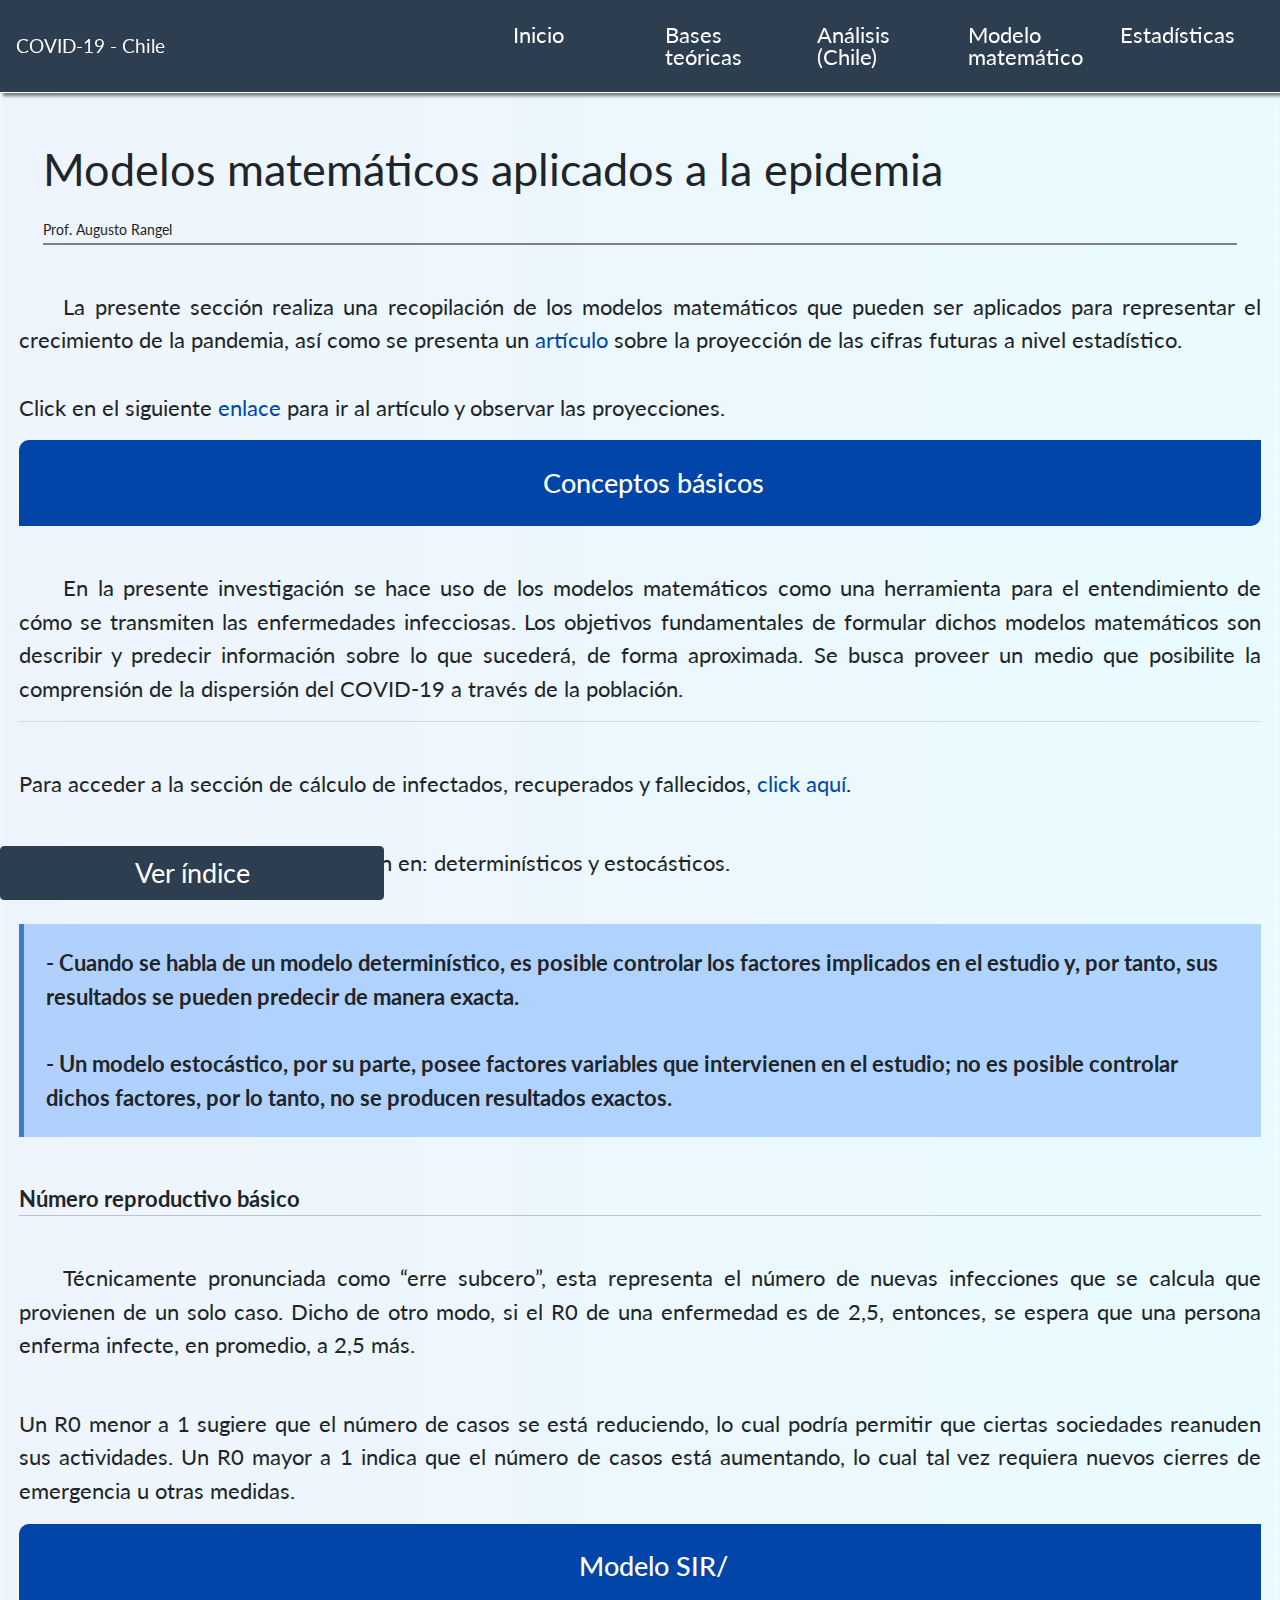
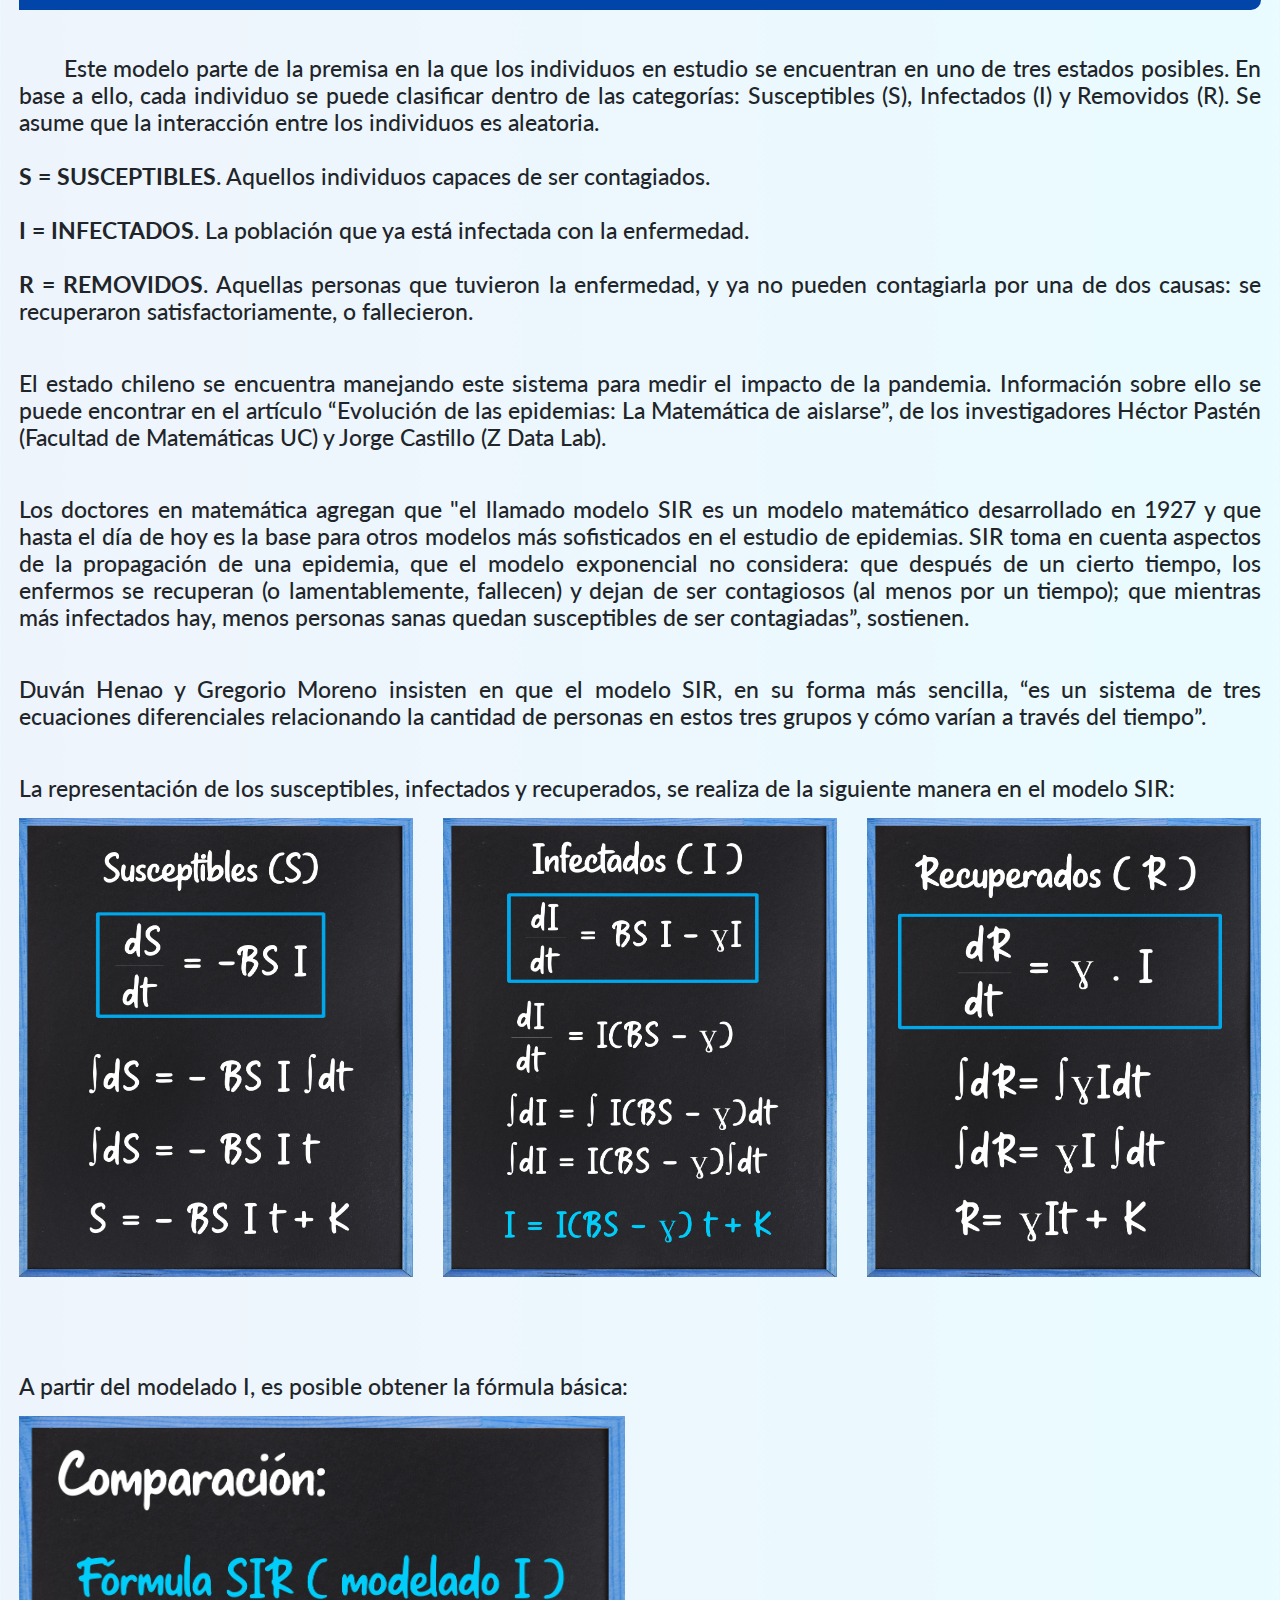
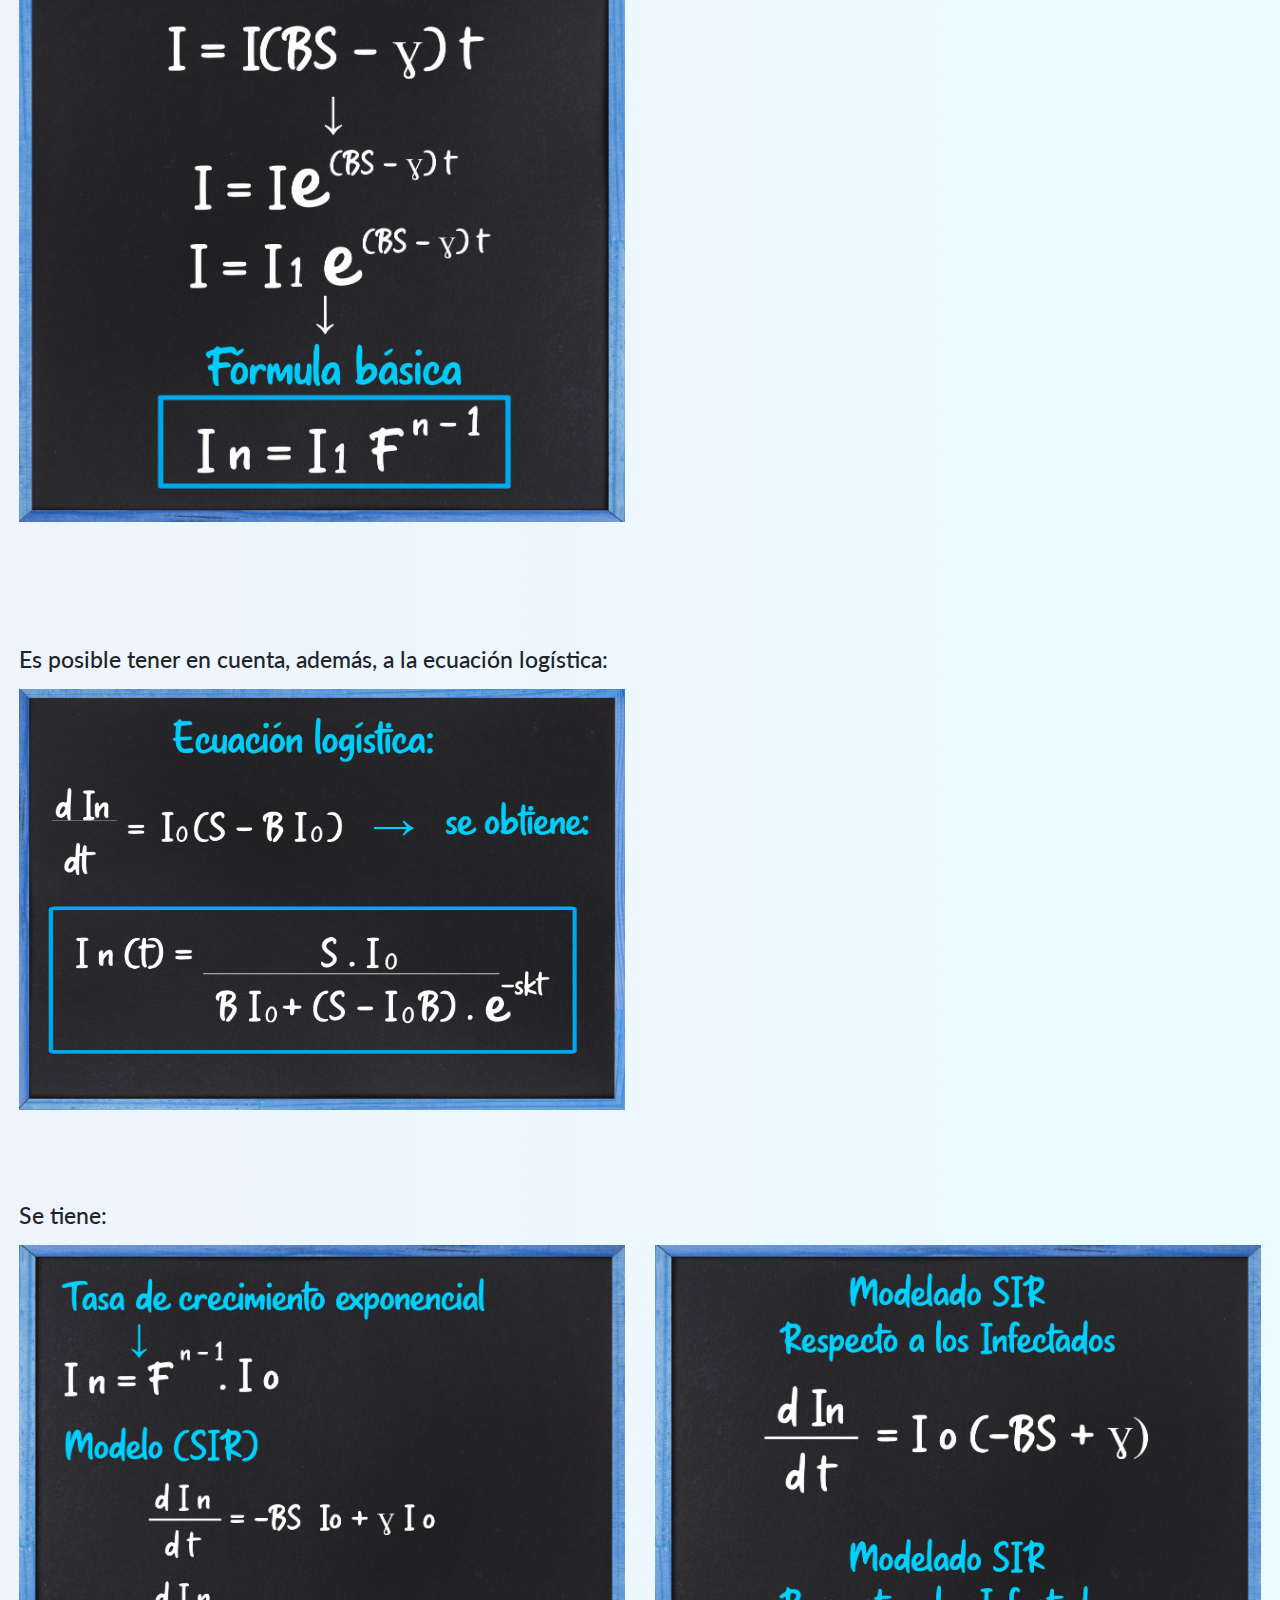
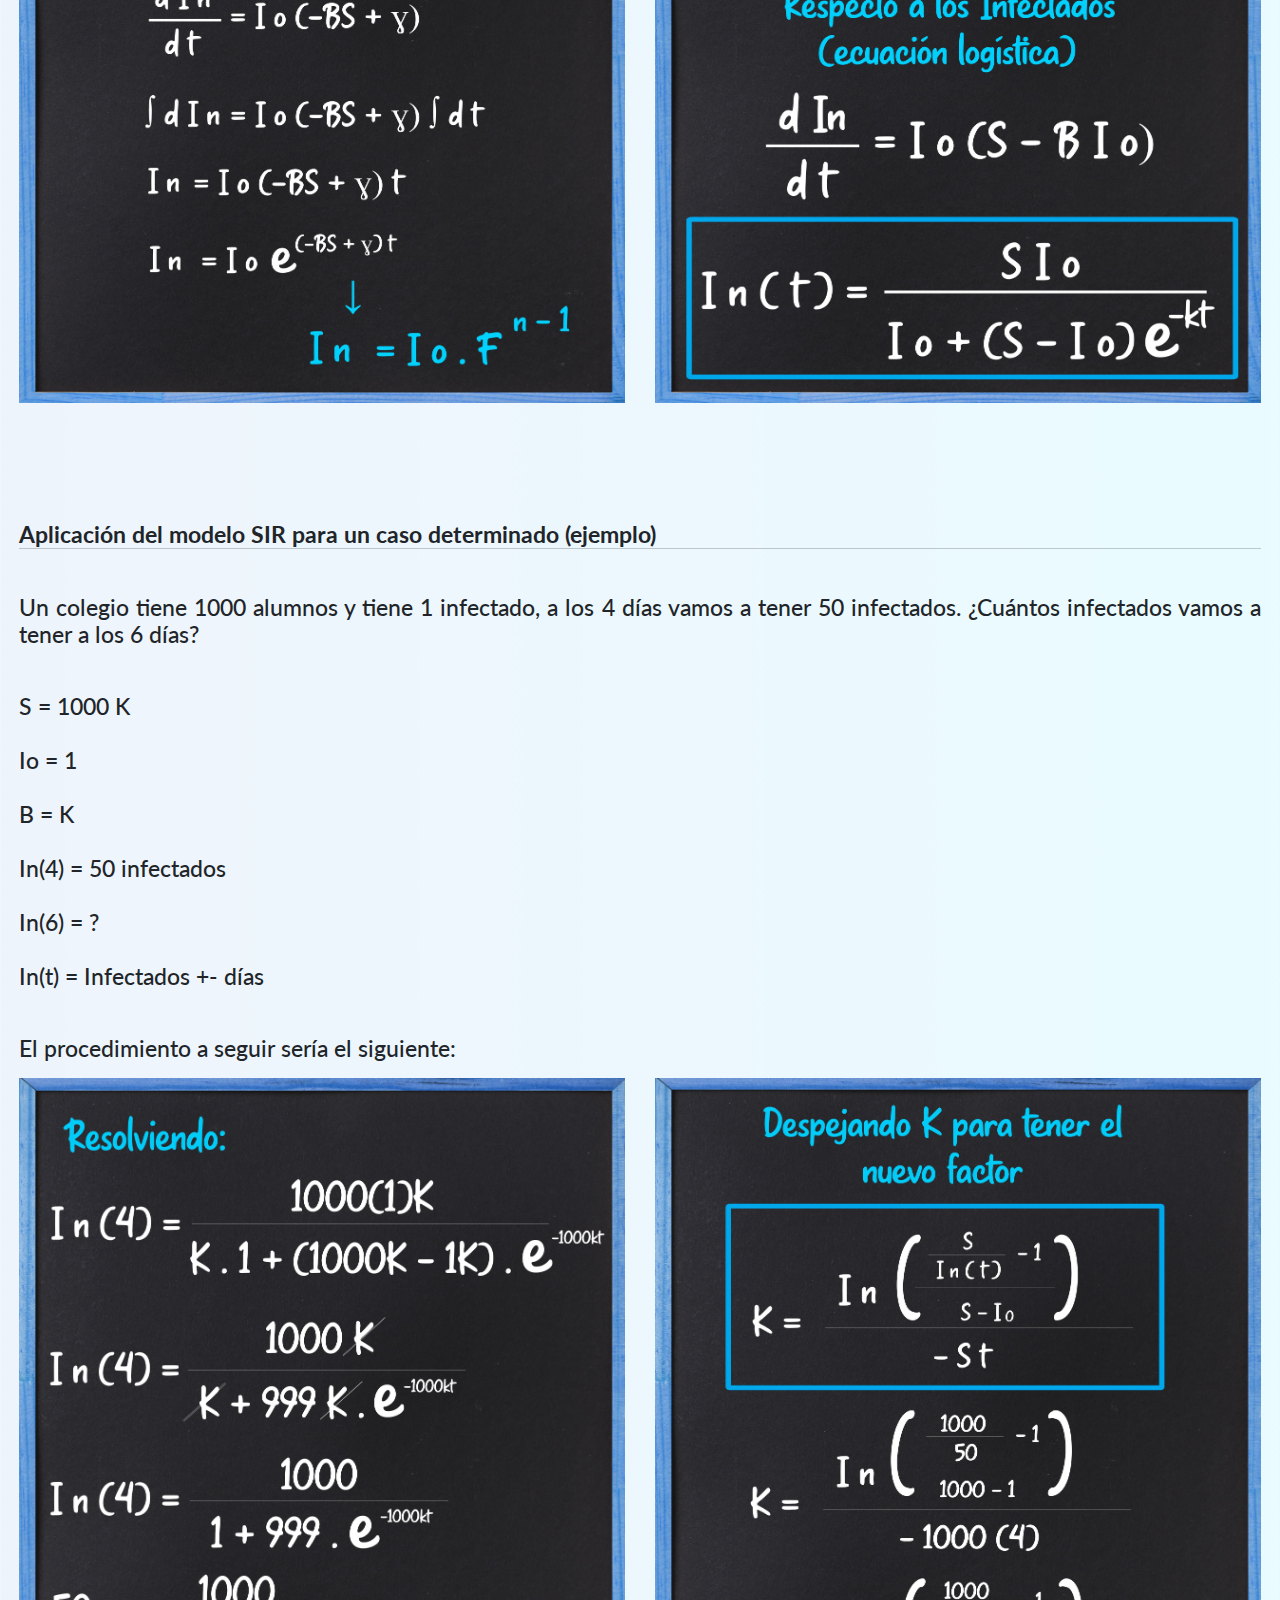
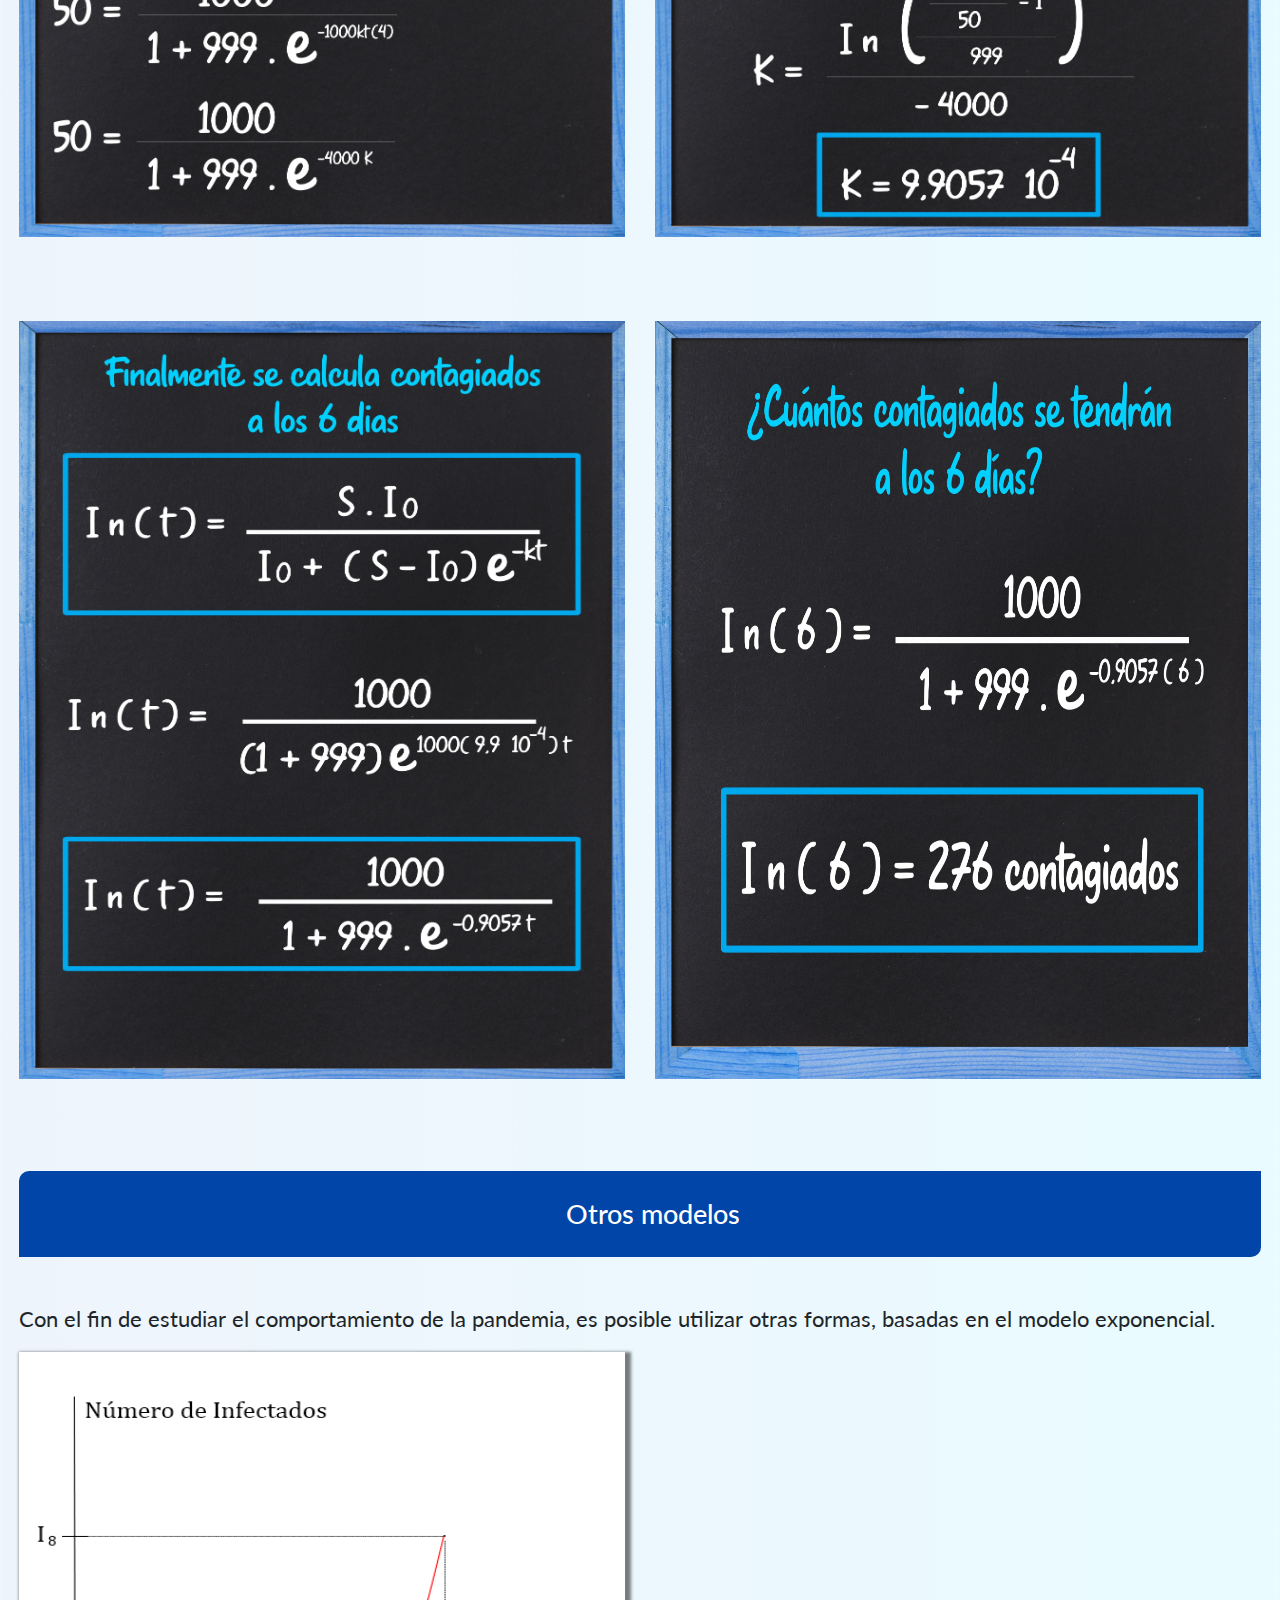
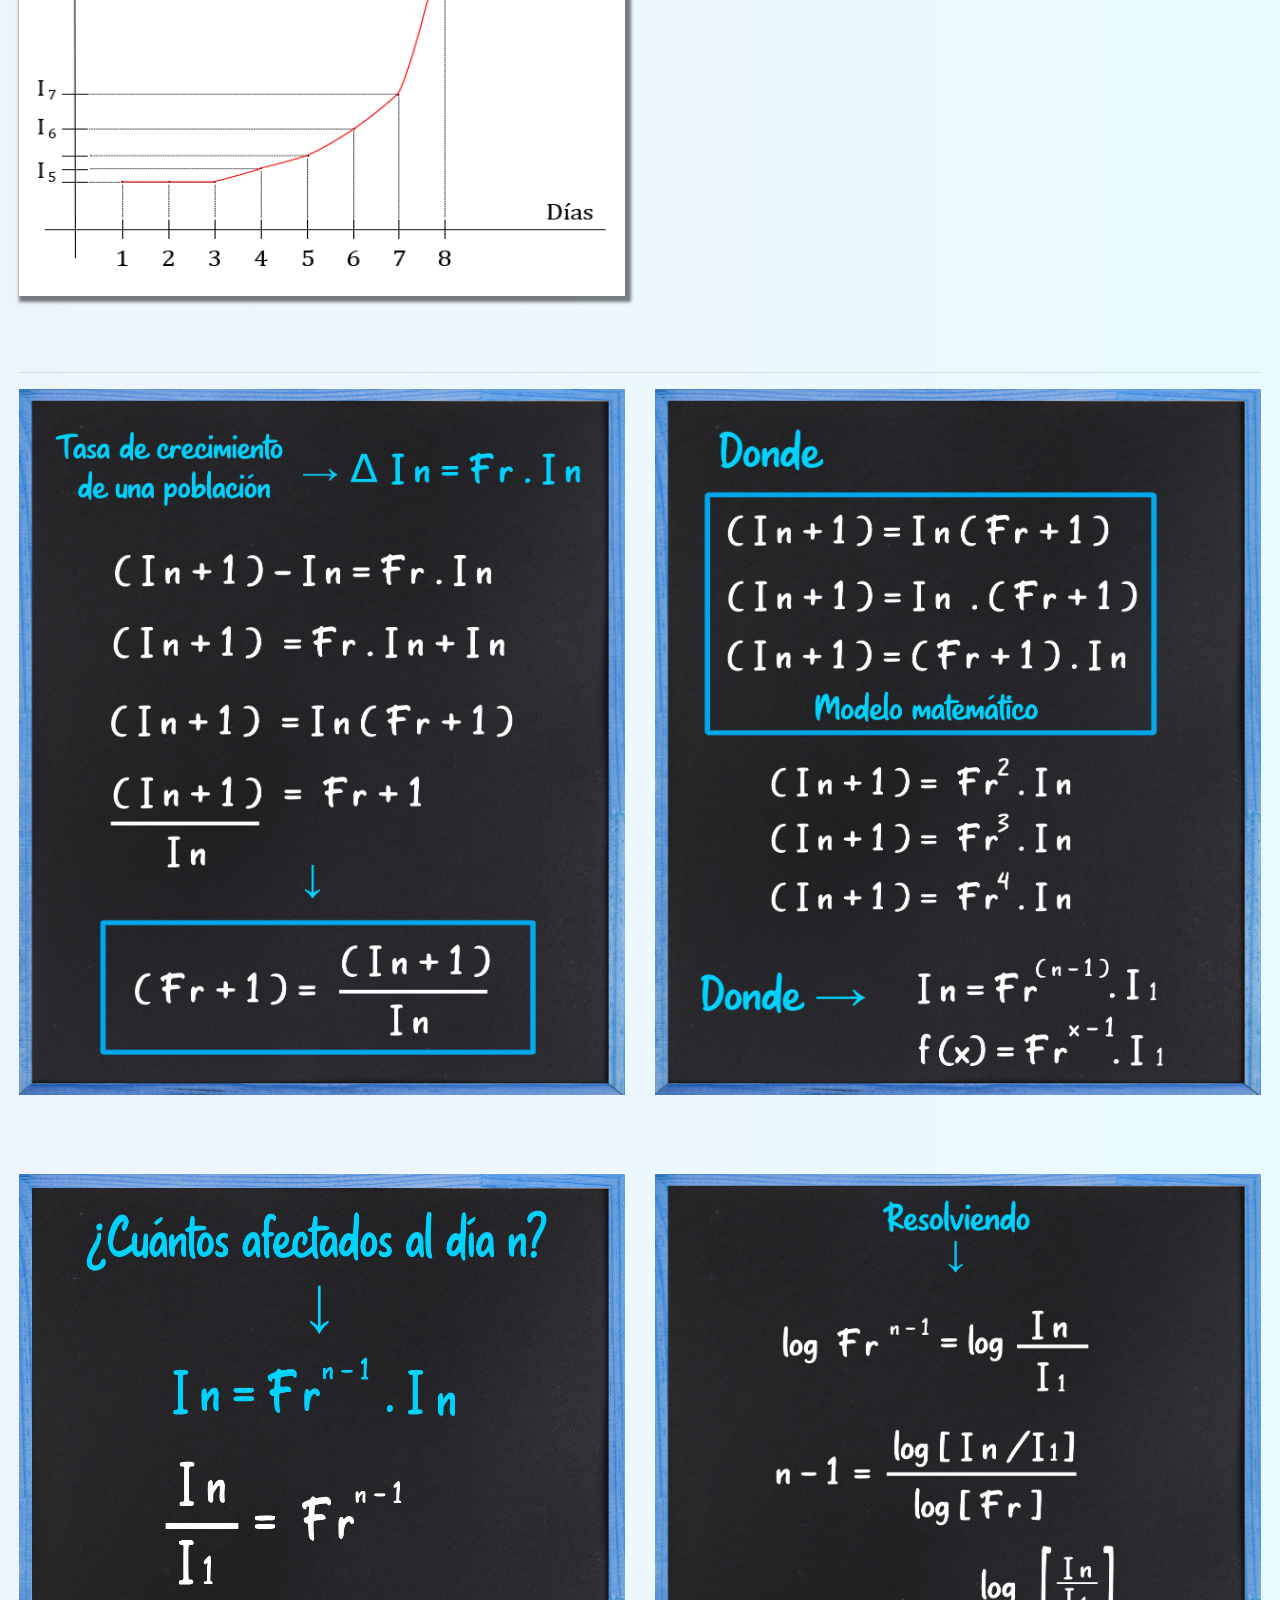
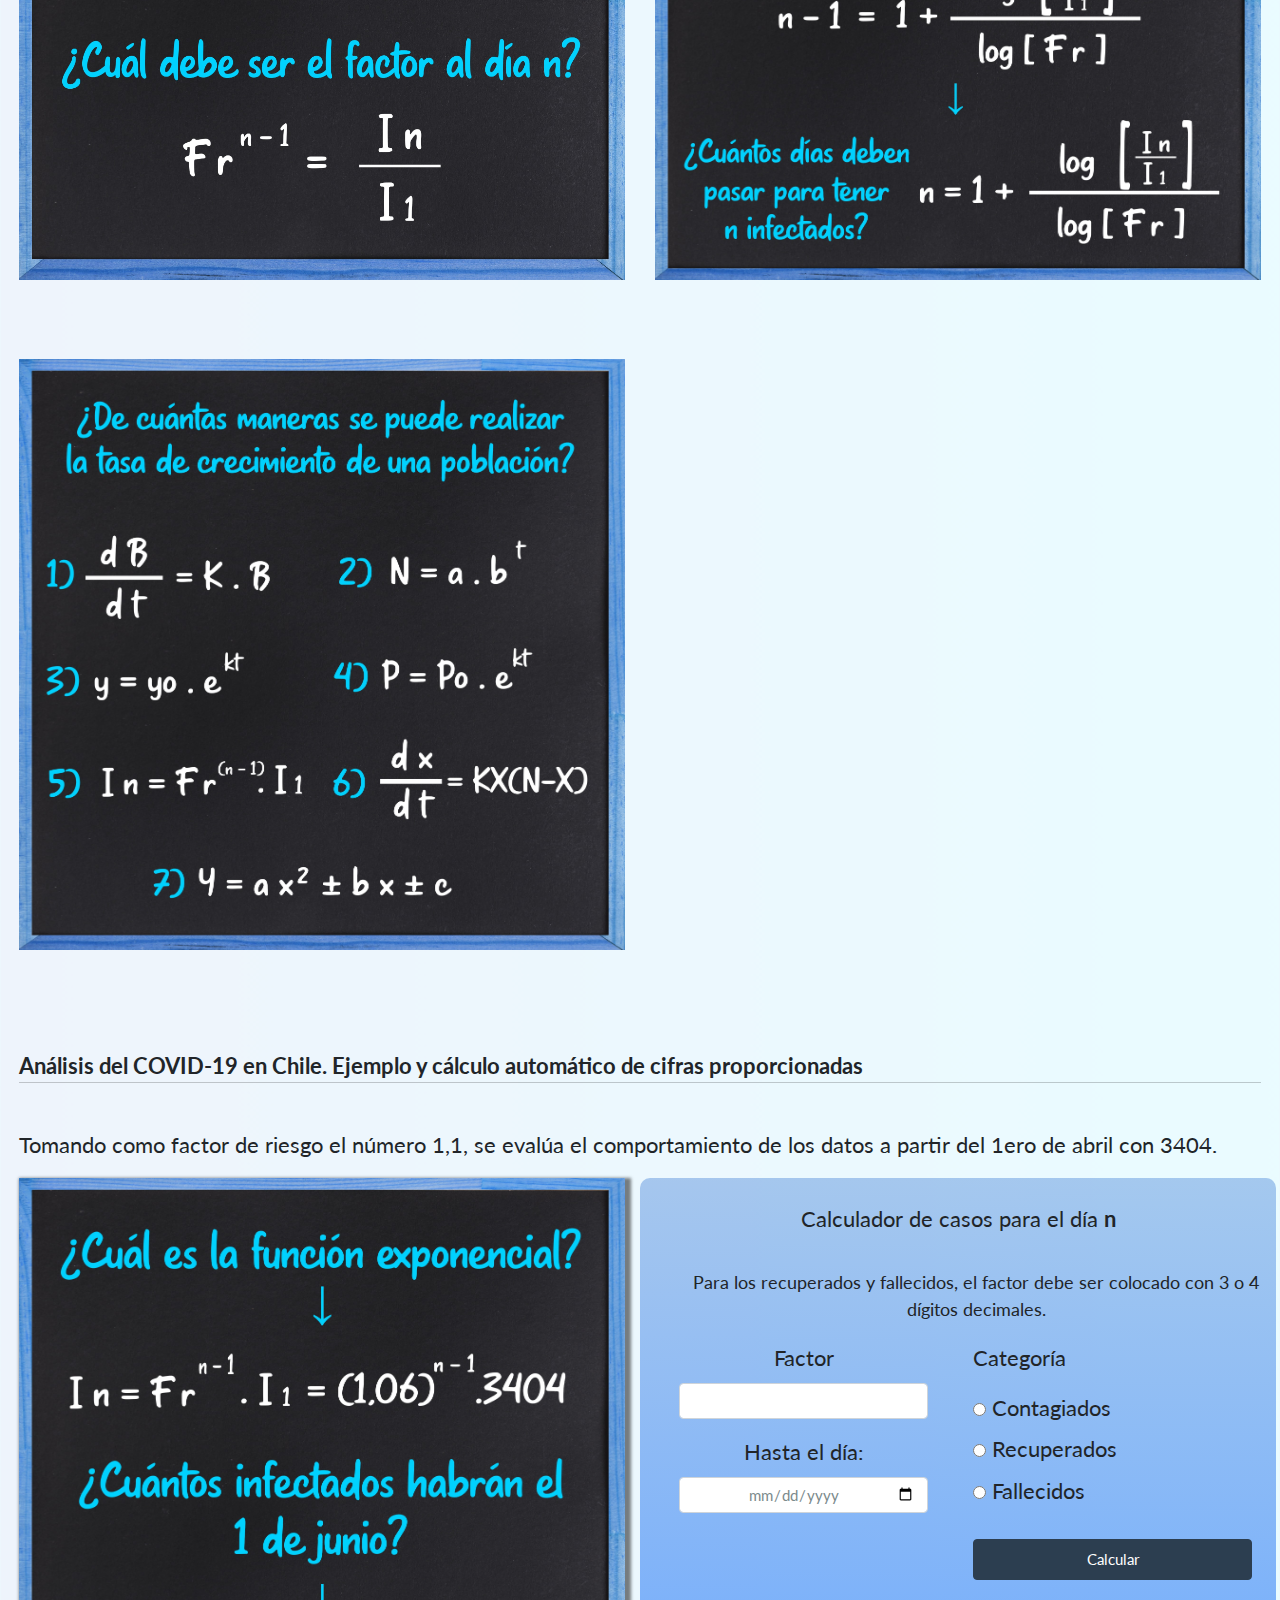
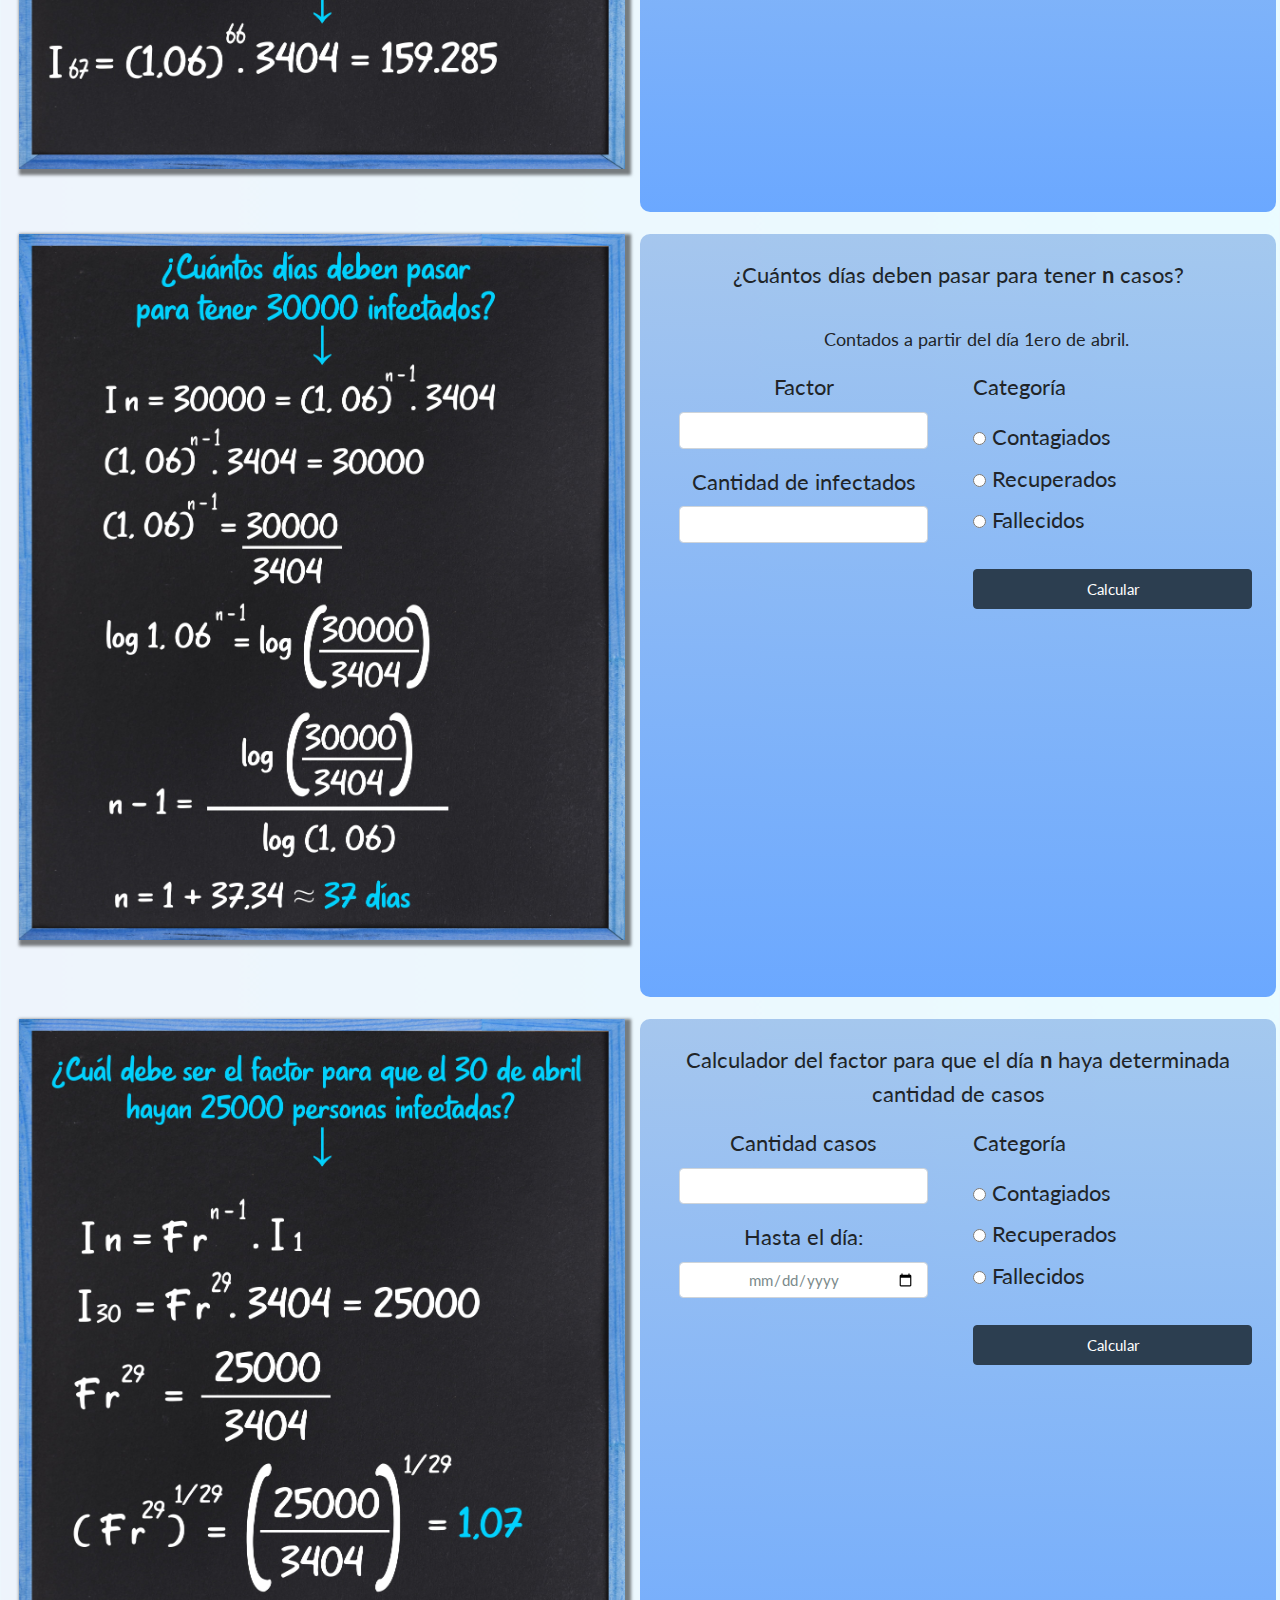
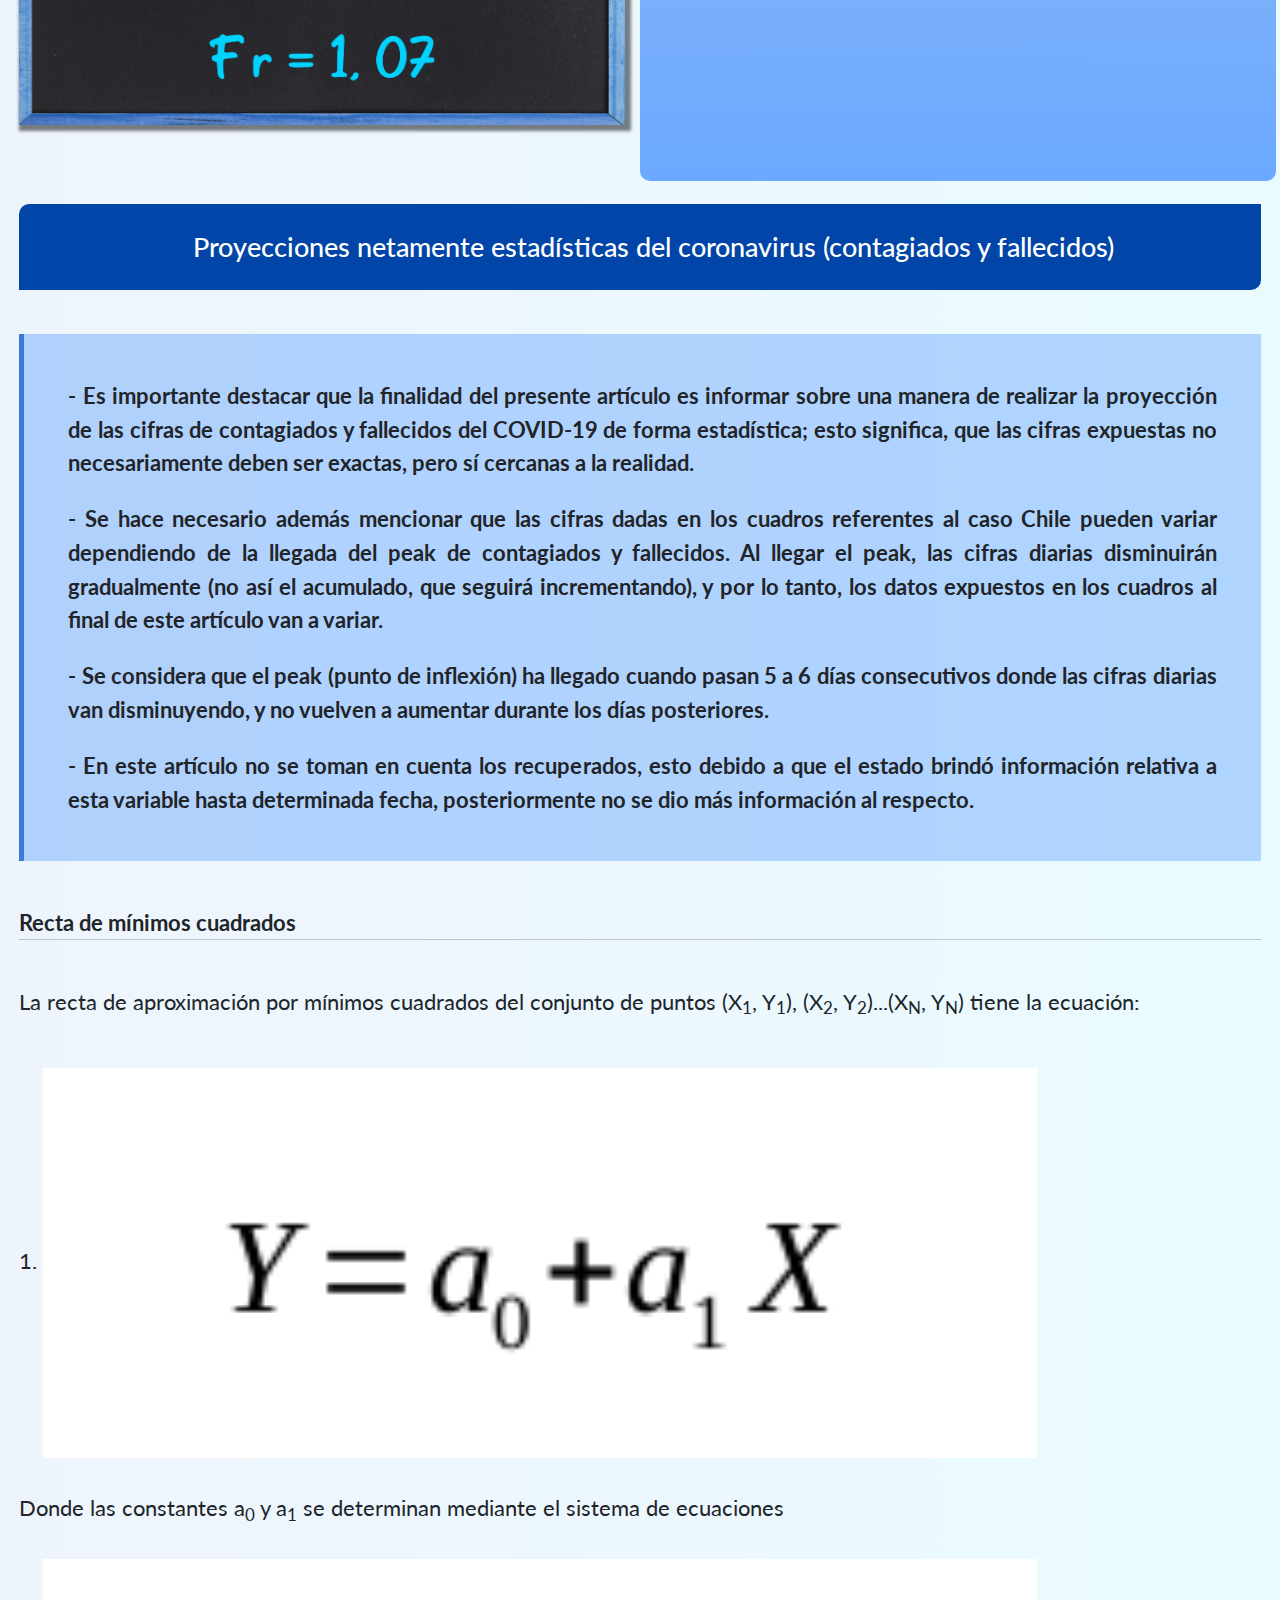
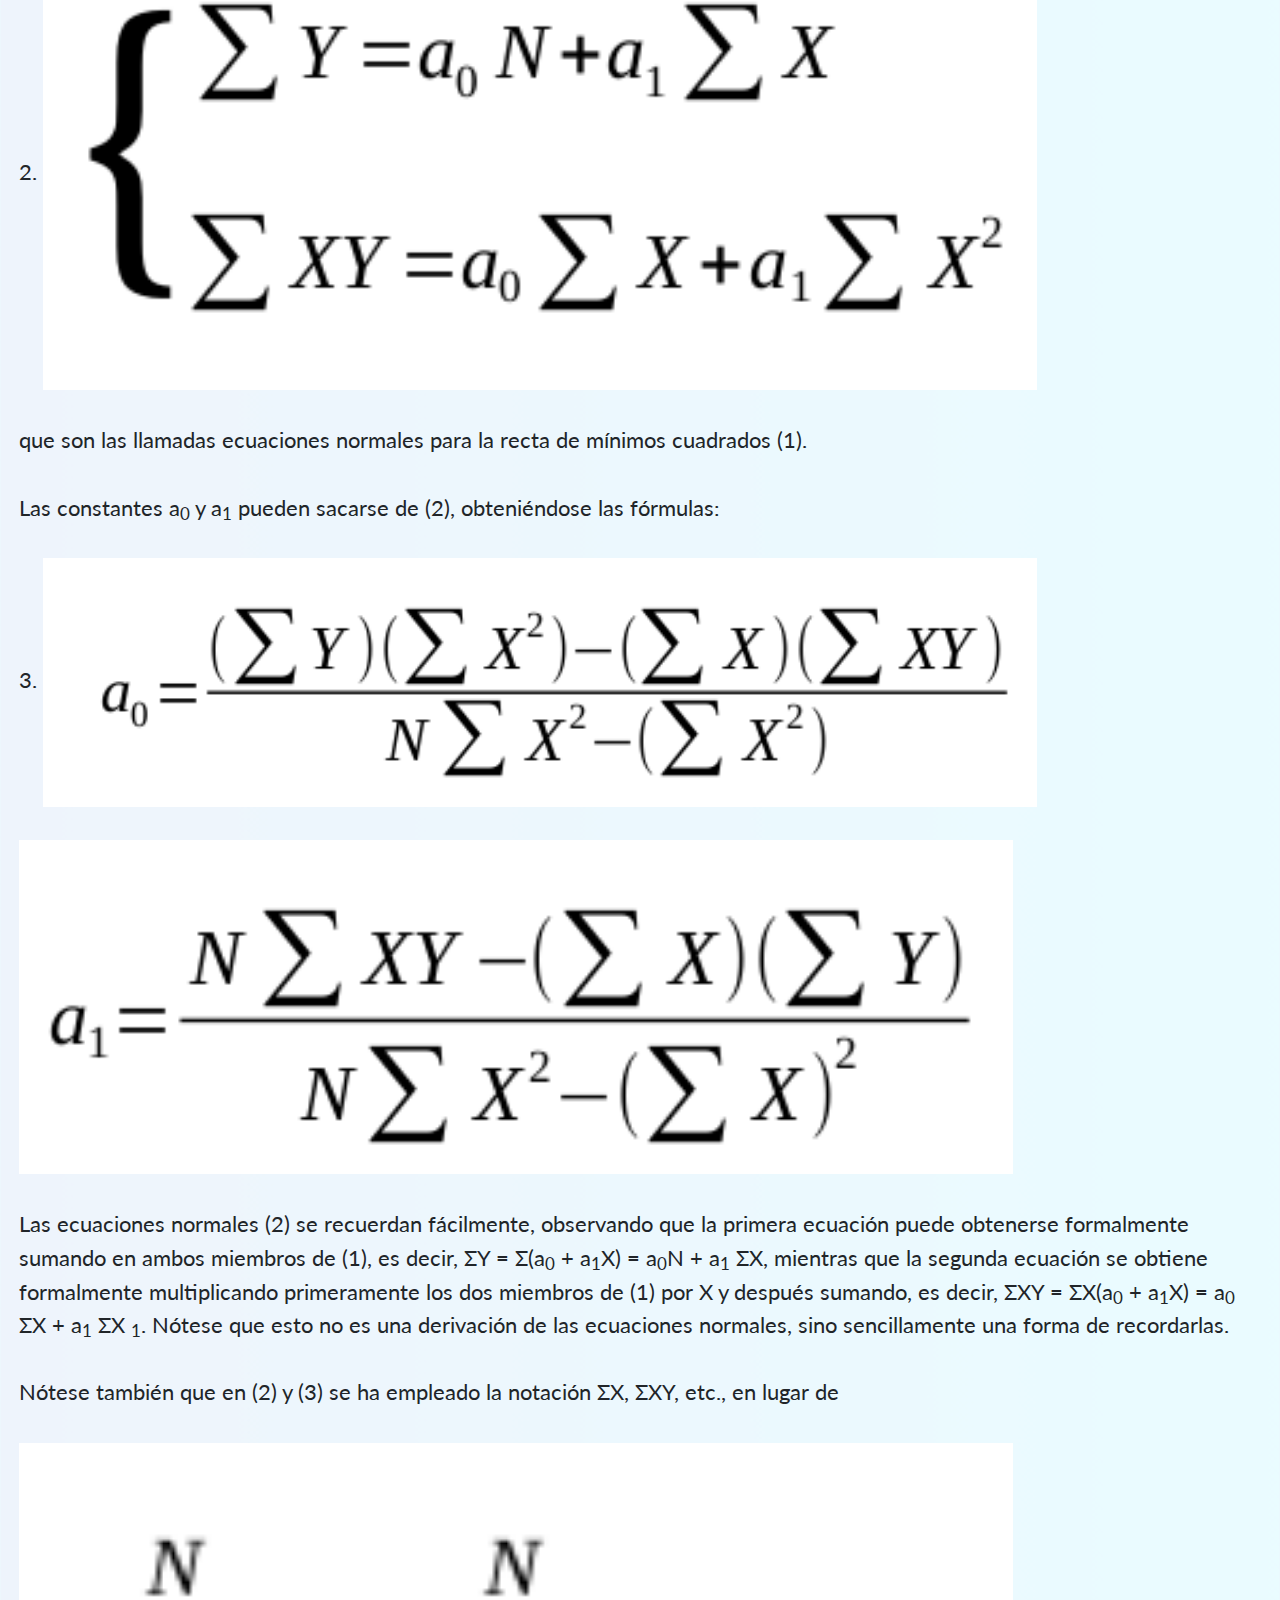
<file: public/model.html>
<!DOCTYPE html>
<html lang="es">
<head>
    <meta charset="UTF-8">
    <meta name="viewport" content="width=device-width, initial-scale=1.0">
    <meta http-equiv="X-UA-Compatible" content="ie=edge">
    <link rel="stylesheet" href="https://stackpath.bootstrapcdn.com/bootstrap/4.4.1/css/bootstrap.min.css" integrity="sha384-Vkoo8x4CGsO3+Hhxv8T/Q5PaXtkKtu6ug5TOeNV6gBiFeWPGFN9MuhOf23Q9Ifjh" crossorigin="anonymous">
    <link rel="stylesheet" href="../src/bootstrap.min.css">
    <link rel="stylesheet" href="../src/style.css">

    <script src="../script/moment.min.js"></script>

    <title>COVID-19 Chile</title>

    </head>
<body>

    <nav class="navbar navbar-expand-lg navbar-dark bg-primary navigation">
        <a class="navbar-brand" href="./index.html">COVID-19 - Chile</a>
        <button class="navbar-toggler collapsed" type="button" data-toggle="collapse" data-target="#navbarColor01" aria-controls="navbarColor01" aria-expanded="false" aria-label="Toggle navigation">
            <span class="navbar-toggler-icon"></span>
        </button>
        
        <div class="navbar-collapse collapse" id="navbarColor01">
            <ul class="navbar-nav ml-auto">
            <li class="nav-item mr-2">
                <a class="nav-link" href="../index.html">Inicio</a>
            </li>
            <li class="nav-item mr-2">
                <a class="nav-link" href="./theory.html">Bases teóricas</a>
            </li>
            <li class="nav-item mr-2">
                <a class="nav-link" href="./analysis.html">Análisis (Chile)</a>
            </li>
            <li class="nav-item mr-2">
                <a class="nav-link" href="#">Modelo matemático</a>
            </li>
            <li class="nav-item mr-2">
                <a class="nav-link" href="./data.html">Estadísticas</a>
            </li>
            </ul>
        </div>
    </nav>

    <div class="row">
        <div class="col-sm-12 section">
            <div class="m-4">
                <p class="section_title">Modelos matemáticos aplicados a la epidemia</p>
                <p class="section_autor">Prof. Augusto Rangel</p>
            </div>

        <p class="section_paragraph indent">
            La presente sección realiza una recopilación de los modelos matemáticos que pueden ser aplicados para representar el crecimiento de la pandemia, así como se presenta un <a href="#articulo">artículo</a> sobre la proyección de las cifras futuras a nivel estadístico.
            <br><br>
            Click en el siguiente <a href="#articulo">enlace</a> para ir al artículo y observar las proyecciones.
        </p>

        <h4 class="section_subtitle" id="basic">Conceptos básicos</h4>

        <p class="section_paragraph indent">
            En la presente investigación se hace uso de los modelos matemáticos como una herramienta para el entendimiento de cómo se transmiten las enfermedades infecciosas. Los objetivos fundamentales de formular dichos modelos matemáticos son describir y predecir información sobre lo que sucederá, de forma aproximada. Se busca proveer un medio que posibilite la comprensión de la dispersión del COVID-19 a través de la población.
        </p>  

        <hr>

        <p class="section_paragraph">
            Para acceder a la sección de cálculo de infectados, recuperados y fallecidos, <a href="#here">click aquí</a>.
        </p>

        <p class="section_paragraph">
            Los modelos matemáticos se clasifican en: determinísticos y estocásticos. 
        </p>

        <p class="section_item">
                - Cuando se habla de un modelo determinístico, es posible controlar los factores implicados en el estudio y, por tanto, sus resultados se pueden predecir de manera exacta.
                <br><br>
                - Un modelo estocástico, por su parte, posee factores variables que intervienen en el estudio; no es posible controlar dichos factores, por lo tanto, no se producen resultados exactos.
        </p>

        <p class="small_title">Número reproductivo básico</p>

        <p class="section_paragraph indent">
            Técnicamente pronunciada como “erre subcero”, esta representa el número de nuevas infecciones que se calcula que provienen de un solo caso. Dicho de otro modo, si el R0 de una enfermedad es de 2,5, entonces, se espera que una persona enferma infecte, en promedio, a 2,5 más.
        </p>

        <p class="section_paragraph">
            Un R0 menor a 1 sugiere que el número de casos se está reduciendo, lo cual podría permitir que ciertas sociedades reanuden sus actividades. Un R0 mayor a 1 indica que el número de casos está aumentando, lo cual tal vez requiera nuevos cierres de emergencia u otras medidas.
        </p>

        <h4 class="section_subtitle" id="SIR">Modelo SIR/<h4>
        
        <p class="section_paragraph indent">
            Este modelo parte de la premisa en la que los individuos en estudio se encuentran en uno de tres estados posibles. En base a ello, cada individuo se puede clasificar dentro de las categorías: Susceptibles (S), Infectados (I) y Removidos (R). Se asume que la interacción entre los individuos es aleatoria.
            <br><br>
            <b>S = SUSCEPTIBLES</b>. Aquellos individuos capaces de ser contagiados.
            <br><br>
            <b>I = INFECTADOS</b>. La población que ya está infectada con la enfermedad.
            <br><br>
            <b>R = REMOVIDOS</b>. Aquellas personas que tuvieron la enfermedad, y ya no pueden contagiarla por una de dos causas: se recuperaron satisfactoriamente, o fallecieron.
        </p>


        <p class="section_paragraph">
            El estado chileno se encuentra manejando este sistema para medir el impacto de la pandemia. Información sobre ello se puede encontrar en el artículo “Evolución de las epidemias: La Matemática de aislarse”, de los investigadores Héctor Pastén (Facultad de Matemáticas UC) y Jorge Castillo (Z Data Lab).
        </p>

        <p class="section_paragraph">
            Los doctores en matemática agregan que "el llamado modelo SIR es un modelo matemático desarrollado en 1927 y que hasta el día de hoy es la base para otros modelos más sofisticados en el estudio de epidemias. SIR toma en cuenta aspectos de la propagación de una epidemia, que el modelo exponencial no considera: que después de un cierto tiempo, los enfermos se recuperan (o lamentablemente, fallecen) y dejan de ser contagiosos (al menos por un tiempo); que mientras más infectados hay, menos personas sanas quedan susceptibles de ser contagiadas”, sostienen.
        </p>

        <p class="section_paragraph">
            Duván Henao y Gregorio Moreno insisten en que el modelo SIR, en su forma más sencilla, “es un sistema de tres ecuaciones diferenciales relacionando la cantidad de personas en estos tres grupos y cómo varían a través del tiempo”.
        </p>

        <p class="section_paragraph">
            La representación de los susceptibles, infectados y recuperados, se realiza de la siguiente manera en el modelo SIR:
        </p>

        <div class="row">

            <div class="col-lg-4 col-md-12">
                <img class="blackboard" src="../assets/SIR_S.jpg" alt="">
            </div>

            <div class="col-lg-4 col-md-12">
                <img class="blackboard" src="../assets/SIR_I.jpg" alt="">
            </div>

            <div class="col-lg-4 col-md-12">
                <img class="blackboard" src="../assets/SIR_R.jpg" alt="">
            </div>
        </div>

        <p class="section_paragraph">
            A partir del modelado I, es posible obtener la fórmula básica:
        </p>

        <div class="row">
            <div class="col-lg-6 col-md-12">
                <img class="blackboard center" src="../assets/comparacion.jpg" alt="">
            </div>  
        </div>
        
        <p class="section_paragraph">
            Es posible tener en cuenta, además, a la ecuación logística:
        </p>

        <div class="row">
            <div class="col-lg-6 col-md-12">
                <img class="blackboard" src="../assets/ejemplo1.jpg" alt="">
            </div>  
        </div>

        <p class="section_paragraph">
            Se tiene:
        </p>

        <div class="row">

            <div class="col-lg-6 col-md-12">
                <img class="blackboard" src="../assets/explain1.jpg" alt="">
            </div>  

            <div class="col-lg-6 col-md-12">
                <img class="blackboard" src="../assets/explain2.jpg" alt="">
            </div>

        </div>

        <p class="small_title">Aplicación del modelo SIR para un caso determinado (ejemplo)</p>

        <p class="section_paragraph">
            Un colegio tiene 1000 alumnos y tiene 1 infectado, a los 4 días vamos a tener 50 infectados. ¿Cuántos infectados vamos a tener a los 6 días?
        </p>

        <p class="section_paragraph">
            S = 1000 K
            <br><br>
            Io = 1
            <br><br>
            B = K
            <br><br>
            In(4) = 50 infectados
            <br><br>
            In(6) = ?
            <br><br>
            In(t) = Infectados +- días
        </p>

        <p class="section_paragraph">
            El procedimiento a seguir sería el siguiente:
        </p>

        <div class="row">

            <div class="col-lg-6 col-md-12">
                <img class="blackboard" src="../assets/ejemplo2.jpg" alt="">
            </div>  

            <div class="col-lg-6 col-md-12">
                <img class="blackboard" src="../assets/ejemplo3.jpg" alt="">
            </div> 

            <div class="col-lg-6 col-md-12">
                <img class="blackboard" src="../assets/ejemplo4.jpg" alt="">
            </div>  

            <div class="col-lg-6 col-md-12">
                <img class="blackboard" src="../assets/ejemplo5.jpg" alt="">
            </div> 

        </div>

        <h4 class="section_subtitle" id="factor">Otros modelos</h4>

        <p class="section_paragraph">
            Con el fin de estudiar el comportamiento de la pandemia, es posible utilizar otras formas, basadas en el modelo exponencial.
        </p>

        <div class="row">
            <div class="col-lg-6 col-md-12">
                <img class="blackboard" src="../assets/modelo.png" style="box-shadow: 3px 3px 3px 3px rgba(0,0,0,0.5)" alt="">
            </div>  
        </div>

        <hr>

        <div class="row">

            <div class="col-lg-6 col-md-12">
                <img class="blackboard" src="../assets/analisis1.jpg" alt="">
            </div>  

            <div class="col-lg-6 col-md-12">
                <img class="blackboard" src="../assets/analisis2.jpg" alt="">
            </div> 

            <div class="col-lg-6 col-md-12">
                <img class="blackboard" src="../assets/analisis3.jpg" alt="">
            </div>  

            <div class="col-lg-6 col-md-12">
                <img class="blackboard" src="../assets/analisis4.jpg" alt="">
            </div> 

            <div class="col-lg-6 col-md-12">
                <img class="blackboard" src="../assets/analisis5.jpg" alt="">
            </div> 

        </div>

        <p class="small_title" id="here">Análisis del COVID-19 en Chile. Ejemplo y cálculo automático de cifras proporcionadas</p>

        <p class="section_paragraph">
            Tomando como factor de riesgo el número 1,1, se evalúa el comportamiento de los datos a partir del 1ero de abril con 3404.
        </p>

        <!-- Sección calculador de cuántos casos habrán al día n -->

        <div class="row">
            <div class="col-lg-6 col-md-12">
                <img class="blackboard" src="../assets/factor2.jpg" style="box-shadow: 3px 3px 3px 3px rgba(0,0,0,0.5)" alt="">
            </div>  
            <div class="col-lg-6 col-md-12 p-4 functionality center" id="formulario">
                <div class="row">

                    <p class="center">Calculador de casos para el día <b>n</b></p>
                    <div id="message" class="col-sm-12">Para los recuperados y fallecidos, el factor debe ser colocado con 3 o 4 dígitos decimales.</div>

                    <div class="col-sm-6">
                        <form>
                            <div class="container formulario input1">
                                
                                <div class="form-group">
        
                                    <label for="Factor">Factor</label>
                                    <input class="form-control" id="Factor" type="number" step="any">  
        
                                </div>
        
                                <div class="form-group">
        
                                    <label for="fecha">Hasta el día:</label>
                                    <input class="form-control" id="fecha" type="date">
        
                                </div>
                            </div>
                            
                        </form>     
                    </div>

                    <div class="col-sm-6 result1">
                        <p>Categoría</p>
                        <form>
                            <input type="radio" id="cont" name="category" value="cont">
                            <label for="cont">Contagiados</label><br>
                            <input type="radio" id="rec" name="category" value="rec">
                            <label for="rec">Recuperados</label><br>
                            <input type="radio" id="fal" name="category" value="fal">
                            <label for="fal">Fallecidos</label>
                        </form>

                        <button id="calculate1" class="btn btn-primary p-2 mt-4 btn-block calculate1">Calcular</button>
                        <div id="result" class="center"></div>
                        <div id="error" class="center"></div>
                    </div>
                </div>
            </div>  
        </div>

        <!-- Sección calculador de cuántos días deben pasar para tener n casos -->

        <div class="row">
            <div class="col-lg-6 col-md-12">
                <img class="blackboard" src="../assets/factor3.jpg" style="box-shadow: 3px 3px 3px 3px rgba(0,0,0,0.5)" alt="">
            </div>  
            <div class="col-lg-6 col-md-12 p-4 functionality center" id="formulario">
                <div class="row">

                    <p class="center">¿Cuántos días deben pasar para tener <b>n</b> casos?</p>
                    <div id="message" class="col-sm-12">Contados a partir del día 1ero de abril.</div>

                    <div class="col-sm-6">
                        <form>
                            <div class="container formulario input2">
                                
                                <div class="form-group">
        
                                    <label for="Factor">Factor</label>
                                    <input class="form-control" id="Factor" type="number" step="any">  
        
                                </div>

                                <div class="form-group">
        
                                    <label for="cantInfected">Cantidad de infectados</label>
                                    <input class="form-control" id="cantInfected" type="number" step="any">  
        
                                </div>
                            </div>
                        </form>     
                    </div>

                    <div class="col-sm-6 result2">
                        <p>Categoría</p>
                        <form>
                            <input type="radio" id="cont" name="category2" value="cont">
                            <label for="cont">Contagiados</label><br>
                            <input type="radio" id="rec" name="category2" value="rec">
                            <label for="rec">Recuperados</label><br>
                            <input type="radio" id="fal" name="category2" value="fal">
                            <label for="fal">Fallecidos</label>
                        </form>
                        <button id="calculate2" class="btn btn-primary p-2 mt-4 btn-block calculate2">Calcular</button>
                        <div id="result" class="center"></div>
                        <div id="error" class="center"></div>
                    </div>
                </div>
            </div>  
        </div>

        <!-- Sección 3 calculador del factor para que el día n haya una cantidad n de casos -->

        <div class="row">
            <div class="col-lg-6 col-md-12">
                <img class="blackboard" src="../assets/factor4.jpg" style="box-shadow: 3px 3px 3px 3px rgba(0,0,0,0.5)" alt="">
            </div>  
            <div class="col-lg-6 col-md-12 p-4 functionality center" id="formulario">
                <div class="row">

                    <p class="center" style="text-align: center">Calculador del factor para que el día <b>n</b> haya determinada cantidad de casos</p>

                    <div class="col-sm-6">
                        <form>
                            <div class="container formulario input3">
                                
                                <div class="form-group">
        
                                    <label for="cantInfected">Cantidad casos</label>
                                    <input class="form-control" id="cantInfected" type="number" step="any">  
        
                                </div>

                                <div class="form-group">
        
                                    <label for="fecha">Hasta el día:</label>
                                    <input class="form-control" id="fecha" type="date">
        
                                </div>
                            </div>
                        </form>     
                    </div>

                    <div class="col-sm-6 result3">
                        <p>Categoría</p>
                        <form>
                            <input type="radio" id="cont" name="category3" value="cont">
                            <label for="cont">Contagiados</label><br>
                            <input type="radio" id="rec" name="category3" value="rec">
                            <label for="rec">Recuperados</label><br>
                            <input type="radio" id="fal" name="category3" value="fal">
                            <label for="fal">Fallecidos</label>
                        </form>
                        <button id="calculate3" class="btn btn-primary p-2 mt-4 btn-block calculate3">Calcular</button>
                        <div id="result" class="center"></div>
                        <div id="error" class="center"></div>
                    </div>
                </div>
            </div>  
        </div>

        <h4 class="section_subtitle" id="articulo">Proyecciones netamente estadísticas del coronavirus (contagiados y fallecidos)</h4>

        <div class="section_item">
            <ul class="itemList">
                <li>
                    - Es importante destacar que la finalidad del presente artículo es informar sobre una manera de realizar la proyección de las cifras de contagiados y fallecidos del COVID-19 de forma estadística; esto significa, que las cifras expuestas no necesariamente deben ser exactas, pero sí cercanas a la realidad.
                </li>
                <li>
                    - Se hace necesario además mencionar que las cifras dadas en los cuadros referentes al caso Chile pueden variar dependiendo de la llegada del peak de contagiados y fallecidos. Al llegar el peak, las cifras diarias disminuirán gradualmente (no así el acumulado, que seguirá incrementando), y por lo tanto, los datos expuestos en los cuadros al final de este artículo van a variar.
                </li>
                <li>
                    - Se considera que el peak (punto de inflexión) ha llegado cuando pasan 5 a 6 días consecutivos donde las cifras diarias van disminuyendo, y no vuelven a aumentar durante los días posteriores.
                </li>
                <li>
                    - En este artículo no se toman en cuenta los recuperados, esto debido a que el estado brindó información relativa a esta variable hasta determinada fecha, posteriormente no se dio más información al respecto.
                </li>
            </ul>
        </div>

        <p class="small_title">
            Recta de mínimos cuadrados
        </p>

        <!-- cuadro de contagiados y fallecidos -->

        <!-- si llega el pick de fallecidos, punto de inflexión, las medias móviles cambiarán, y las cifras de fallecidos diarios bajarán, pero siguen sumándose -->

        <!-- si llegan a 5 o 6 días consecutivos bajando las cifras diarias, se considera que se llegó al peak. Primero debería llegar los fallecidos al punto de inflexión que los contagiados -->

        <!-- No se toman en cuenta los recuperados porque no se tienen cifras claras por parte del estado -->

        <!-- Peak epidemiológico -->

        <!-- medias móviles. Se colocan los tres cuadros de medias móviles. Dichas cifras van a llegar a un límite y comenzarán a bajar las medias -->

        <!-- estos datos cambiarán cuando llegue el peak de contagiados y fallecidos (punto de inflexión) -->
        <!-- cuadros de x y y ¿son los de la fórmula, es decir, donde está x, y, la sumatoria de xy y x al cuadrado -->


        <p class="section_paragraph">
            La recta de aproximación por mínimos cuadrados del conjunto de puntos (X<sub>1</sub>, Y<sub>1</sub>), (X<sub>2</sub>, Y<sub>2</sub>)...(X<sub>N</sub>, Y<sub>N</sub>) tiene la ecuación:
            <br><br>
            <p style="display: inline">1.  </p><img class="formul" src="../assets/formula/1.png"/>  
            <br><br>
            Donde las constantes a<sub>0</sub> y a<sub>1</sub> se determinan mediante el sistema de ecuaciones
            <br><br> 
            <p style="display: inline">2.  </p><img class="formul" src="../assets/formula/2.png"/>  
            <br><br>
            que son las llamadas ecuaciones normales para la recta de mínimos cuadrados (1).
            <br><br>
            Las constantes a<sub>0</sub> y a<sub>1</sub> pueden sacarse de (2), obteniéndose las fórmulas:
            <br><br>
            <p style="display: inline">3.  </p>
            <img class="formul" src="../assets/formula/3.png"/>  
            <br><br>
            <img class="formul" src="../assets/formula/4.png"/>  
            <br><br>
            Las ecuaciones normales (2) se recuerdan fácilmente, observando que la primera ecuación puede obtenerse formalmente sumando en ambos miembros de (1), es decir, ΣY = Σ(a<sub>0</sub> + a<sub>1</sub>X) = a<sub>0</sub>N + a<sub>1</sub> ΣX, mientras que la segunda ecuación se obtiene formalmente multiplicando primeramente los dos miembros de (1) por X y después sumando, es decir, ΣXY = ΣX(a<sub>0</sub> + a<sub>1</sub>X) = a<sub>0</sub> ΣX + a<sub>1</sub> ΣX <sub>1</sub>. Nótese que esto no es una derivación de las ecuaciones normales, sino sencillamente una forma de recordarlas.
            <br><br>
            Nótese también que en (2) y (3) se ha empleado la notación ΣX, ΣXY, etc., en lugar de 
            <br><br>
            <img class="formul" src="../assets/formula/5.png"/>  
            <br><br>
            El trabajo necesario para encontrar una recta de mínimos cuadrados puede a veces simplificarse transformando los datos, de forma que x = X - <span class="line">X</span> e y = Y - <span class="line">Y</span>. La ecuación de la recta de mínimos cuadrados puede escribirse
            <br><br>
            <p style="display: inline">4.  </p>
            <img class="formul" src="../assets/formula/6.png"/>  
            <br><br>
            En particular, si X es tal que ΣX = 0, es decir, <span class="line">X</span> = 0, se convierte en
            <br><br>
            <p style="display: inline">5.  </p>
            <img class="formul" src="../assets/formula/7.png"/>  
            <br><br>
            De estas ecuaciones se deduce inmediatamente que la recta de mínimos cuadrados pasa por el punto (<span class="line">X</span>, <span class="line">Y</span>) que es el centro de gravedad de los datos.
            <br><br>
            Si se toma como dependiente la variable X, en lugar de ser la independiente, se escribe (1) como X = b<sub>0</sub> + b<sub>1</sub> Y. Entonces, los resultados anteriores mantienen su valor si X e Y se intercambian y a<sub>0</sub> y a<sub>1</sub> se sustituyen por b<sub>0</sub> y b<sub>1</sub> respectivamente. Sin embargo, la recta de mínimos cuadrados resultante no es en general la misma que la obtenida anteriormente.
        </p>

        <p class="small_title">
            Relaciones no lineales
        </p>

        <p class="section_paragraph">
            Las relaciones no lineales pueden reducirse a veces a relaciones lineales mediante una adecuada transformación de las variables.
        </p>

        <p class="small_title">
            Parábola de mínimos cuadrados
        </p>

        <p class="section_paragraph">
            La parábola de aproximación de mínimos cuadrados a la serie de puntos (X<sub>1</sub>, Y<sub>1</sub>), (X<sub>2</sub>, Y<sub>2</sub>), ... (X<sub>N</sub>, Y<sub>N</sub>) tiene la ecuación
            <br><br>
            <p style="display: inline">6.  </p>
            <img class="formul" src="../assets/formula/8.png"/>  
            <br><br>
            Donde las constantes a<sub>0</sub>, a<sub>1</sub> y a<sub>2</sub> se determinan resolviendo el sistema de ecuaciones
            <br><br>
            <p style="display: inline">7.  </p>
            <img class="formul" src="../assets/formula/9.png"/>  
            <br><br>
            que son las ecuaciones normales para la parábola de mínimos cuadrados.
            <br><br>
            Las ecuaciones (6) se recuerdan fácilmente observando que se pueden obtener formalmente multiplicando la ecuación (5) por 1, X y X<sup>2</sup>, respectivamente, y sumando ambos miembros de las ecuaciones resultantes.

            <br><br>

            Como en el caso de la recta de mínimos cuadrados, las ecuaciones (6) se simplifican si X se elige de forma que ΣX = 0. También se obtiene simplificación eligiendo las nuevas variables x = X - <span class="line">X</span>, y = Y - <span class="line">Y</span>.
        </p>

        <p class="small_title">Regresión</p>

        <p class="section_paragraph">
            A veces, basándose en los datos muestrales, se desea estimar el valor de una variable Y correspondiente a un valor dado de una variable X. ESto puede conseguirse estimando el valor de Y de la curva de mínimos cuadrados que ajusta los datos muestrales. La curva resultante se llama <i>curva de regresión</i> de Y sobre X, puesto que Y se estima a partir de X.
            <br><br>
            Si se desea estimar el valor de X a partir de uno dado de Y, se utiliza la <i>curva de regresión</i> de X sobre Y, que proviene de intercambiar las variables en el diagrama de dispersión de modo que X sea la variable dependiente e Y la variable independiente.
            <br><br>
            En general, la recta o curva de regresión de Y sobre X no es la misma que la recta o curva de regresión de X sobre Y.
        </p>

        <p class="small_title">
            Aplicaciones a series de tiempo
        </p>

        <p class="section_paragraph">
            Si la variable independiente X es el tiempo, los datos muestran los valores de Y en diferentes tiempos.  Los datos ordenados en relación al tiempo se denominan series de tiempo. La recta o curva de regresión de Y sobre X en este caso se llama frecuentemente recta de tendencia o curva de tendencia y se utiliza a menudo para fines de estimación, predicción o pronóstico.
        </p>

        <p class="small_title">
            Problemas que abarcan más de dos variables
        </p>

        <p class="section_paragraph">
            Los problemas que abarcan más de dos variables son tratados de la misma forma que los de dos variables. POr ejemplo, puede existir una relación entre las tres variables X, Y y Z que puede venir dada por la ecuación
            <br><br>
            <p style="display: inline">8.  </p>
            <img class="formul" src="../assets/formula/10.png"/>  
            <br><br>
            que se llama ecuación lineal entre las variables X, Y y Z.            
        </p>

        <p class="section_subtitle">
            Análisis de series de tiempo
        </p>

        <p class="small_title">
            Series de tiempo
        </p>

        <p class="section_paragraph">
            Una serie de tiempo es un conjunto de observaciones hechas en momentos determinados, normalmente a intervalos iguales. Ejemplos de series de tiempo son la producción total anual de acero en Estados Unidos en un cierto número de años, el precio diario de cierre de una acción en la Bolsa, las temperaturas horarias anunciadas por el observatorio meteorológico de una ciudad y el total mensual de ventas habidas en un departamento de una tienda.
            <br><br>
            Matemáticamente, una serie de tiempo se define por los valores Y<sub>1</sub>, Y<sub>2</sub>,..., de una variable Y (temperatura, precio al cierre de una acción, etc.) en los momentos t<sub>1</sub>, t<sub>2</sub>... Así, Y es una función de t, simbolizada por Y = F(t).
        </p>

        <p class="small_title">
            Representación de series de tiempo
        </p>

        <p class="section_paragraph">
            Una serie de tiempo que abarca a la variable Y, se representa costruyendo un gráfico de Y y t. La representación de una serie de tiempo mostrando la población de ganado en Estados Unidos durante los años 1870-1960 se da en la siguiente figura:
        </p>

        <img class="formul" src="../assets/1.png"/>

        <p class="small_title">
            Movimientos característicos de las series de tiempo
        </p>
        
        <p class="section_paragraph">
            Es interesante considerar el gráfico de una serie de tiempo, como descrito por un punto que se mueve con el paso del tiempo, en muchos aspectos análogo al movimiento de una partícula bajo la influencia de fuerzas físicas. Sin embargo, en lugar de fuerzas físicas, el movimiento puede ser debido a la combinación de fuerzas económicas, sociológicas, psicológicas u otras.
            <br><br>
            La experiencia basada en muchos ejemplos de series de tiempo ha revelado ciertos movimientos o variaciones características, algunos o todos ellos se presentan en diferentes grados. El análisis de tales movimientos es de gran importancia en muchos casos, uno de gran interés es el problema de la previsión de movimientos futuros. No es, pues, de extreañar que muchas industrias y acciones gubernativas están vitalmente unidas con tan importante materia.
        </p>

        <p class="small_title">
            Clasificación de movimientos de series de tiempo
        </p>

        <p class="section_paragraph">
            Los movimientos característicos de una serie de tiempo pueden clasificarse en cuatro tiempos principales, llamados a menudo componentes de una serie de tiempo.
            <br><br>
            <b>1. Movimientos seculares o de larga duración</b> se refieren a la dirección general a la que el gráfico de una serie de tiempo parece dirigirse en un intervalo grande de tiempo. En el gráfico anterior, este movimiento secular o variación secular o tendencia secular como se llama a veces, se indica por una curva de tendencia, que aparece a trazos. En algunas series puede ser apropiada una recta de tendencia. 
        </p>

        <p class="section_paragraph">
            <b>2. Movimientos cíclicos</b> o variaciones cíclicas se refieren a las oscilaciones de larga duración alrededor de la recta o curva de tendencia. Estos ciclos, como se llaman a veces, pueden ser o no periódicos, es decir, pueden seguir o no exactamente caminos análogos después de intervalos de tiempo iguales. En negocios y actividades económicas, los movimientos se consideran cíclicos solamente si su período tiene un intervalo de tiempo superior al año. Un ejemplo importante de movimientos cíclicos son los llamados asuntos cíclicos, que representan los intervalos de prosperidad, retroceso, depresión y recuperación.
        </p>

        <p class="section_paragraph">
            <b>3. Movimientos estacionales</b> o variaciones estacionales se refieren a las idénticas, o casi idénticas, normas que una serie de tiempo parece seguir durante los correspondientes meses de los sucesivos años. Tales movimientos se deben a sucesos recurrentes que se repiten anualmente, como, por ejemplo, los repentinos incrementos de ventas de un departamento antes de las Navidades.
            <br><br>
            Aunque los movimientos estacionales se refieren en general a una periodicidad anual en negocios o teoría económica, las ideas envueltas pueden extenderse a incluir una periodicidad de cualquier intervalo de tiempo, tal como diaria, horaria, semana, etc., dependiendo del tipo de datos que utilizan.
        </p>

        <p class="section_paragraph">
            <b>4. Movimientos irregulares o al azar</b> se refieren a movimientos esporádicos de las series de tiempo debidos a sucesos ocasionales, tales como inundaciones, huelgas, elecciones, etc. Aunque normalmente se supone que tales sucesos producen variaciones que solamente duran un corto intervalo de tiempo, se concibe que pueden ser tan intensos que originen un nuevo ciclo u otros movimientos.
        </p>

        <p class="small_title">
            El análisis de series de tiempo
        </p>

        <p class="section_paragraph">
            El análisis de series de tiempo consiste en una descripción (matemática generalmente) de los movimientos que la componen.
            <br><br>
            La figura (a) muestra el gráfico de una recta de tendencia secular o de larga duración (igualmente podría haber sido una curva de tendencia). La figura (b) muestra esta recta de tendencia de larga duración con un movimiento cíclico superpuesto (supuesto periódico). La figura (c) muestra un movimiento estacional superpuesto sobre el gráfico de la figura (b). Si se superpusiese sobre el gráfico (c) algún movimiento irregular o aleatorio, el resultado se asemejaría más a una serie de tiempo de las que en la práctica se presentan.
        </p>

       <img class="formul" src="../assets/2.png" alt="">
 
        <p class="section_paragraph">
            Las ideas anteriores suministran una posible técnica para analizar las series de tiempo. Se supone que en las series de tiempo la variable Y es un producto de las variables T, C S e I que originan, respectivamente los movimientos de tendencia, cíclicos, estacionales e irregulares. En símbolos,
            <br><br>
            Y = T x C x S x I = TCSI
            <br><br>
            El análisis de las series de tiempo consiste en una investigación de los factores T, C, S e I y a menudo se refiere a una descomposición de una serie de teimpo en sus movimientos componentes básicos.
            <br><br>
            Debe indicarse que algunos estadísticos prefieren considerar Y como suma T + C + S + I de las variables básicas que lo componen. Aunque en los métodos expuestos se supone la descomposición de (1), procedimientos análogos son aplicables cuando se supone Y como suma de sus componentes. En la práctica, la decisión sobre qué método de descomposición debe suponerse, depende del grado de éxito conseguido al aplicar el supuesto.
        </p>

        <!-- Cálculos matemáticos - estadísticos. Cuando llegue el pick los cuadros pierden el valor. Información netamente matemática -->

        <p class="small_title">
            Movimientos medios, suavización de series de tiempo
        </p>

        <p class="section_paragraph">
            Dado un conjunto de números
            <br><br>
            Y1, Y2, Y3,...
            <br><br>
            se define un movimiento medio de orden N al que viene dado por la sucesión de medias aritméticas,
            <br><br>
            <p style="display: inline">9.  </p>
            <img class="formul" src="../assets/formula/11.png"/>  
            <br><br>
            Las sumas de los numeradores de (9) se llaman movimientos totales de orden N.

        </p>

        <p class="section_paragraph">
            <b>Ejemplo 1:</b> Dados los números 2,6,1,5,3,7,2 un movimiento medio de orden 3 está dado por la sucesión
            <br><br>
            <img class="formul" src="../assets/formula/12.png"/>  
            <br><br>
            es decir, 3,4,3,5,4.
            <br><br>
            Se acostumbra a situar cada número del movimiento medio en su posición relativa apropiada con respecto a los datos originales. En este ejemplo se escribiría:
            <br><br>
            Datos originales: 2,6,1,5,3,7,2.
            <br>
            Movimiento medio de orden 3: 3,4,3,5,4.
            <br>
            Cada número del movimiento medio es la media de los 3 números inmediatos por encima de él.
            <br><br>
            Si los datos son dados anual o mensualmente, se llama movimiento medio de orden N a un movimienyo medio de N años o un movimiento medio de N meses, respectivamente. Así, se habla de movimientos medios de 5 años, movimientos medios de 12 meses, etc. Naturalmente que cualquier otra unidad de tiempo puede igualmente utilizarse.
        </p>

        <p class="small_title">Aplicación al caso Chile (PROYECCIONES)</p>

        <p class="section_paragraph indent">
            Se muestran los modelos de regresión de series temporales y el método de medias móviles para la proyección de la pandemia en el caso Chile. A causa de la variación en los criterios por parte del estado para determinar las cifras de contagiados y fallecidos, se trabaja en la proyección de los fallecidos a través del método de medias móviles.
        </p>

       <!-- <p class="small_title">Modelo de regresión de series temporales en el caso Chile (contagiados)</p>
        
        <a class="buttonSquare" href="https://1drv.ms/b/s!AlgxAZuOeLLOgQws38QL5moty3s3?e=OiFNDo">Cuadro N° 1 - Series temporales (contagiados)</a>

        <a class="buttonSquare" href="https://1drv.ms/b/s!AlgxAZuOeLLOgQ85Jvqe2oOseoAe?e=A1T3bD">Cuadro N° 2 - Series temporales (fallecidos)</a>-->

        <p class="small_title">Impacto diario del COVID-19 en las defunciones en Chile</p>
          
        <p class="section_paragraph">
           Artículo sacado de <a href="https://www.latercera.com/que-pasa/noticia/cuantos-y-de-que-mueren-los-chilenos-diariamente-el-impacto-del-coronavirus-en-las-defunciones-del-pais/SJ3PW55YO5FLRADKXDZK2XAFOA/">La Tercera.</a>
        </p>

        <p class="section_paragraph">
          "Las estadísticas muestran que en Chile mueren en promedio 290 personas al día. Especialista pondera el alcance que el Covid-19 podría tener en las estadísticas sanitarias
<br><br>
En el año 2017, de acuerdo al Anuario de Estadísticas Vitales que realiza el Instituto Nacional de Estadísticas (INE) en Chile murieron 106.040 personas, es decir, unas 290 personas al día. De ellas, el 27% fue a causa de enfermedades del sistema circulatorio, otro 26% a causa de algún tipo de cáncer y poco más del 10%, debido a enfermedades respiratorias.
<br><br>
Dicho de otro modo, por enfermedades del sistema circulatorio, fallecieron 28.591 personas, 78 personas al día. Por tumores malignos, fallecieron 26.229 personas, 71 personas cada día. Por enfermedades del sistema respiratorio, murieron 10.861, casi 30 personas cada 24 horas.
<br><br>
Los meses en que más personas murieron por esta causa fueron junio, julio y agosto, con 1.458, 1.391 y 1.129 respectivamente, meses en los que más virus respiratorio circulan en el ambiente.
<br><br>
De acuerdo al Departamento de Estadísticas e Información de Salud (DEIS) del Minsal, en el año 2016, de las 104.026, 3.166 personas lo hicieron a causa de neumonía y 77 por influenza.
<br><br>
Hoy, a causa de la pandemia por Covid-19,ya van 133 personas fallecidas y 10.507 confirmados positivos. ¿Cómo impactarán estas pérdidas de vida a la mortalidad del país? Desde marzo, cuando se confirmó el primer caso hasta ahora, en los 49 días en los que ha estado presente el virus, han muerto 2,7 personas por día."
        </p>

        <p class="small_title">Aplicación de las medias móviles en el caso Chile (FALLECIDOS)</p>

        <a class="buttonSquare" href="https://1drv.ms/b/s!AlgxAZuOeLLOgQ583Tld0qIVVqAW?e=A8hN2f">Cuadro N° 1 - Media móvil</a>

        <p class="small_title">Baja de medias móviles (FALLECIDOS)</p>

        <a class="buttonSquare" href="https://1drv.ms/b/s!AlgxAZuOeLLOgQ3dPjFIGRJ2otbK?e=YbpPo4">Cuadro N° 2 - Media móvil (bajando)</a>
<p class="small_title">Estimado de fecha final de la pandemia en Chile</p>
          
        <p class="section_paragraph">
           Artículo sacado de <a href="https://www.elperiscopio.cl/destacado-1/revelan-la-fecha-en-que-chile-dejaria-atras-el-coronavirus/">El Periscopio.</a>
        </p>

        <p class="section_paragraph">
          "En un estudio publicado por la Universidad de Tecnología y Diseño de Singapur, en conjunto con Data-Driven Innovation Lab, pudieron analizar las posibles fechas en las que se estará dando por terminada la pandemia por coronavirus en el mundo y en el país.
<br><br>
Gracias al desarrollo de un modelo que monitorea los casos confirmados por el virus, denominado SIR (susceptibles- infectados- recuperados) y el comportamiento de estos han podido dar con una fecha estimada.
<br><br>
'El modelo presenta datos de los diferentes países para estimar las curvas del ciclo de vida de la pandemia y predecir cuándo podría terminar en los respectivos países del mundo (...)', se puede leer en el sitio web del Laboratorio.
<br><br>
En el documento figura la fecha estimada para Chile donde para el 12 de julio la pandemia estará en un 97% controlada, y para el 1 de julio ya alcanzaría el 99%.
<br><br>
Lo que significaría que una recuperación total sanitaria por el Covid-19 estaría instaurándose de forma definitiva para el 2 de octubre próximo. "
        </p>

        <p class="section_paragraph">
            Cabe destacar que el final de la pandemia dependerá completamente del seguimiento que realice la población a las normas recomendadas para prevenir la pandemia; si dichas normas son ignoradas, la pandemia puede expandirse y durar más de lo proyectado en el estudio.</p>
 <a class="buttonSquare" style="color: white; font-size: 1.2em; font-weight: bold" href="https://1drv.ms/b/s!AlgxAZuOeLLOgREHosk-b2MtmLpt?e=IdEkq1">Medias móviles</a>

        <p class="section_paragraph">
            En el siguiente sitio web se muestran las proyecciones de la pandemia a nivel mundial, utilizando la técnica del Machine Learning para la obtención de los datos. <a href="https://covid19-projections.com">Click aquí</a>
        </p>
        
        <div class="source">

            <br>
            <b>Fuentes de información (click en cada enlace para ver el artículo)</b>
    
            <hr>
            <a href="https://www.infobae.com/america/the-new-york-times/2020/04/25/que-es-el-r0-el-indice-impreciso-que-pronto-podria-dar-forma-a-nuestras-vidas/">
                Infobae: ¿Qué es el R0?
            </a>
    
            <hr>
        
        </div>
        
        <a href="./data.html" class="btn btn-primary" style="float:right">Ver estadísticas >></a>
        
    </div>

    <div class="col-lg-4 col-md-4 section bg-primary static" id="static">
        <h2 class="section_title text_index">Índice de contenido</h2>
        <ul class="index text_index">
            <a href="#basic" class="item">Conceptos básicos</a>
            <a href="#SIR" class="item">Modelo SIR</a>
            <a href="#factor" class="item">Otros modelos</a>
        </ul>
    </div>


    <button class="btn btn-primary showIndex" id="index">Ver índice</button>
    
    <script src="https://code.jquery.com/jquery-3.4.1.slim.min.js" integrity="sha384-J6qa4849blE2+poT4WnyKhv5vZF5SrPo0iEjwBvKU7imGFAV0wwj1yYfoRSJoZ+n" crossorigin="anonymous"></script>
    <script src="https://cdn.jsdelivr.net/npm/popper.js@1.16.0/dist/umd/popper.min.js" integrity="sha384-Q6E9RHvbIyZFJoft+2mJbHaEWldlvI9IOYy5n3zV9zzTtmI3UksdQRVvoxMfooAo" crossorigin="anonymous"></script>
    <script src="https://stackpath.bootstrapcdn.com/bootstrap/4.4.1/js/bootstrap.min.js" integrity="sha384-wfSDF2E50Y2D1uUdj0O3uMBJnjuUD4Ih7YwaYd1iqfktj0Uod8GCExl3Og8ifwB6" crossorigin="anonymous"></script>
    <script src="../script/showIndex.js"></script>

    <script src="../script/model.js" type="module"></script>

</body>
</html>
</file>
<file: src/style.css>
* {
    margin: 0;
    padding: 0;
    box-sizing: border-box;
}

body{

    background: #00d2ff;  /* fallback for old browsers */
    background: -webkit-linear-gradient(to right, #3a7bd5, #00d2ff);  /* Chrome 10-25, Safari 5.1-6 */
    background: linear-gradient(to right, #3a7bd5, #00d2ff); /* W3C, IE 10+/ Edge, Firefox 16+, Chrome 26+, Opera 12+, Safari 7+ */
    font-size: 1.4em;

}

a{
    color: #0049af;
}

a:hover{
    text-decoration: none;
}

.graph{
    display: none;
}

.exercise{
    font-size: 1.5em;
}

.exponent{
    margin-bottom: 30px;
    width: 40px;
}

.main_exercise{
    background-color: #3a7bd5;
    border-radius: 5px;
    color: white;
    text-align: center;
    padding: 1em;
    width: 40%;
}

.formula{
    background-color: #3a7bd5;
    border-radius: 5px;
    color: white;
    font-size: 2em;
    text-align: center;
    padding: 0.5em;
    width: 30%;
}

.img_formula{
    border-radius: 5px;
    width: 120px;
}

.subtitle{
    color: #0061e9;
}

.jumbotron{
    background-image: url('../assets/chile.jpg');
    background-size: cover;
    color: white;
    padding-top: 8em;
    text-shadow: 2px 2px 2px black;
}

.card-img-top{
    height: 20em;
    width: 100%;
}

.button{
    border: 2px solid white;
    text-shadow: none;
}

.todayData{
    background-color: #3a7bd5;
    border-radius: 5px;
    color: white;
    float: left;
    padding: 1em;
    width: 100%;
}

.list:hover{
    background-color: #5b9fff;
    border-radius: 5px;
    color: white;
    cursor: pointer;
}

.section{
    background-color: #ffffffea;
    border-radius: 5px;
    box-shadow: 3px 3px 3px rgba(0, 0, 0, 0.5);
    padding: 1.5em;
    padding-top: 5em;
    width: 100%;
}

.section_title{
    font-size: 2em;
}

.section_subtitle{
    background-color: #0045a7;
    border-radius: 10px 0 10px;
    color: white;
    font-size: 1.2em;
    padding: 1em;
    text-align: center;
    text-indent: 1em;
}

.section_autor{
    border-bottom: 2px solid gray;
    font-size: 14px;
    padding-bottom: 0.2em;
}

.section_paragraph{
    margin-top: 2em;
    text-align: justify;
}

.section_item{
    background-color: #5b9fff69;
    border-left: 5px solid #3a7bd5;
    font-weight: bold;
    margin-top: 2em;
    margin-bottom: 2em;
    padding: 1em;
}

.section_img {
    box-shadow: 3px 3px 3px rgba(0, 0, 0, 0.5);
    display: block;
    margin-left: auto;
    margin-right: auto;
    margin-top: 1em;
    margin-bottom: 1em;
    width: 20em;
}

.indent{
    text-indent: 2em;
}

.text_index{
    color: white;
}

.index{
    margin-top: 2em;
}

.index a{
    border: 1px solid white;
    color: white;
    display: block;
    text-decoration: none;
    background-image: linear-gradient(#3a7bd565, rgba(0,0,0,0));
    border-radius: 5px;
    list-style-type: none;
    padding: 0.5em;
    margin-bottom: 1em;
}

.index a:hover{
    background-image: linear-gradient(rgba(255,255,255,0.2), rgba(0,0,0,0));    
}

.static{
    display: none;
    position: fixed;
    right: 0;
    top: 3em;
    height: 60vw;
}

.navigation{
    border-bottom: 1px solid white;
    box-shadow: 3px 3px 3px rgba(0, 0, 0, 0.5);
    position: fixed;
    width: 100%;
    z-index: 200;
}

.showIndex{
    bottom: 0;
    display: block;
    font-size: 1.2em;
    left: 0;
    position: fixed;
    width: 30%;
}

.source{
    background-color: #3a7bd565;
    border-radius: 5px;
    margin-bottom: 1em;
    padding: 0.5em;
    text-align: center;
}

.itemList{
    margin-top: 1em;
    margin-bottom: 1em;
}

.itemList li{
    list-style-type: none;
    text-align: justify;
    margin: 1em;
}

.itemColor{
    color: #0045a7;
}

.formul{
    width: 80%;
}

.buttonSquare{
    background-color: #1061d1;
    border-radius: 6px;
    border: 3px solid white;
    box-shadow: 3px 3px 3px rgba(0, 0, 0, 0.452);
    color: white;
    display: block;
    margin: 1em;
    padding: 1em;
    width: 80vh;
}

.buttonSquare:hover{
    background-color: #0244a0;
    color: white;
}

.line{
    border-top: 1px solid black;
    padding-top: 2px;
}

.grafico{
    background-color: #89baff;
    border-radius: 5px;
    box-shadow: 2px 2px 2px 2px rgba(0, 0, 0, 0.5);
    font-weight: bold;
    margin-bottom: 1em;
    margin-top: 1em;
    padding: 0.5em;
}

.table{
    width: 100%;
}

.grafico p{
    text-align: center;
    margin-top: 0.5em;
}

.grafico img{
    width: 100%;
}

.small_title{
    border-bottom: 1px solid rgba(0, 0, 0, 0.2);
    font-size: 1em;
    font-weight: bold;
    margin-top: 1.5em;
}

.blackboard{
    height: 90%;
    width: 100%;
}

.functionality{
    background-image: linear-gradient(#3a7bd565, #6ba8ff);
    border-radius: 10px;
    margin-bottom: 1em;
    position: relative;
    width: 90%;
}

.formulario input, .formulario label, .formulario p{
    text-align: center;
    width: 100%;
}

.center{
    display: block;
    left: 0;
    right: 0;
    margin-left: auto;
    margin-right: auto;
}

#result{
    background-color: #133361;
    border-radius: 5px;
    color: white;
    display: none;
    margin: 1em;
    padding: 0.2em;
    text-align: center;
}

#message{
    font-size: 0.8em;
    margin: 1em;
    text-align: center;
}

#error{
    font-size: 0.8em;
    display: none;
    margin-top: 1em;
}

#n1,
#n2,
#n3{
    display: none;
}

.card-text{
    font-size: 0.8em;
    text-align: justify;
}

.card-title{
    text-align: center;
}

.boton{
    font-size: 0.9em;
    width: 100%;
}

.nav-link{
    line-height: 22px;
}

.frame{
    height: 40vw;
    width: 100%;
}

@media (min-width: 990px) {

    .nav-item {
      width: 100%;
    }

  }

@media (max-width: 850px) {

    .buttonSquare{
        width: 80%;
    }

}


@media (max-width: 990px) {

    .formula, .main_exercise {
        width: 100%;
    }

    .static{
        display: none;
        width: 100%;
    }
}
</file>
